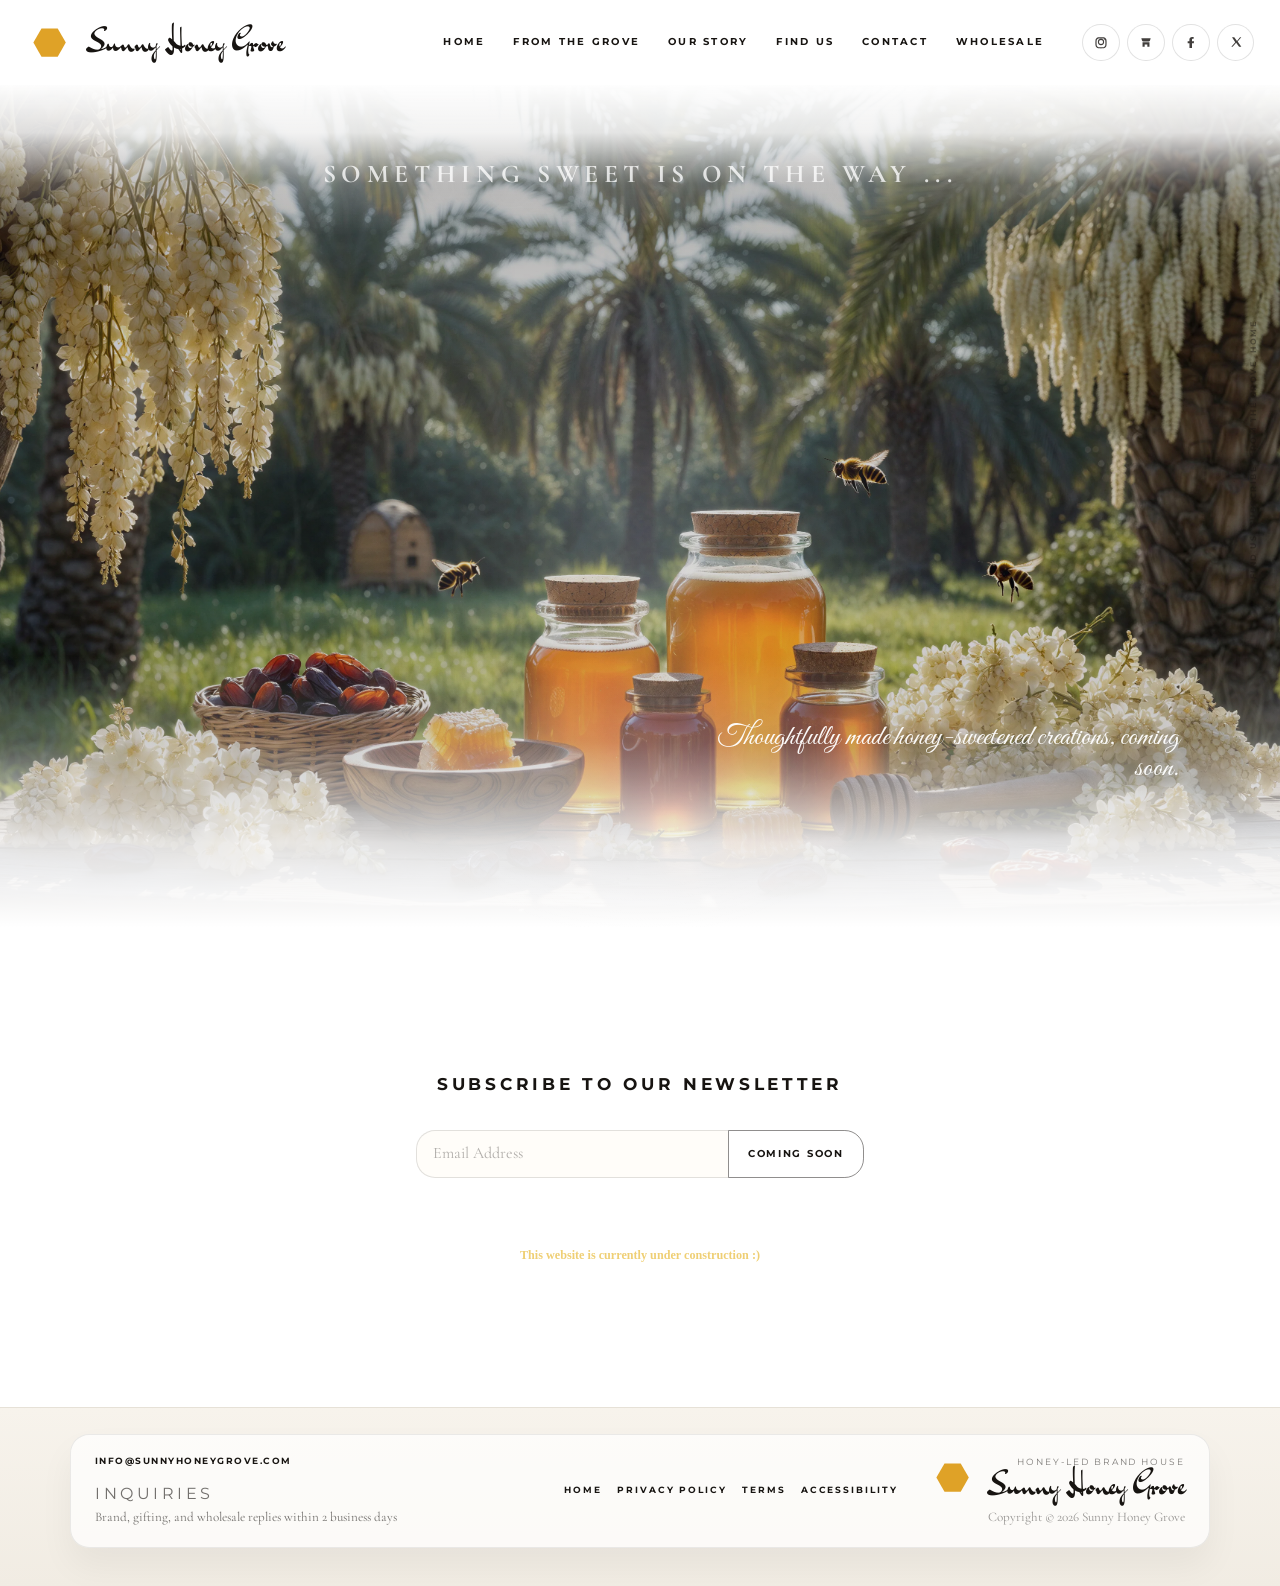
<file: index.html>
<!DOCTYPE html>
<html lang="en">
  <head>
    <meta charset="UTF-8" />
    <meta name="viewport" content="width=device-width, initial-scale=1.0" />
    <title>Sunny Honey Grove | Honey-Led Goods and Gifting</title>
    <meta
      name="description"
      content="Sunny Honey Grove is a honey-led brand house for shave ice, candied dates, pantry gifts, and polished wholesale partnerships."
    />
    <meta name="theme-color" content="#f4f1ec" />
    <meta property="og:title" content="Sunny Honey Grove" />
    <meta
      property="og:description"
      content="Honey-led goods, gifting, and hospitality-ready products from Sunny Honey Grove."
    />
    <meta
      property="og:image"
      content="https://sunnyhoneygrove.com/upscale.webp"
    />
    <link rel="icon" href="favicon.svg" type="image/svg+xml" />
    <link rel="preconnect" href="https://fonts.googleapis.com" />
    <link rel="preconnect" href="https://fonts.gstatic.com" crossorigin />
    <link
      href="https://fonts.googleapis.com/css2?family=Cormorant+Garamond:wght@400;500;600;700&family=Dr+Sugiyama&family=Great+Vibes&family=Montserrat:wght@400;500;600;700;800&display=swap"
      rel="stylesheet"
    />
    <link rel="stylesheet" href="landing.css" />
    <script src="landing.js" defer></script>
  </head>
  <body class="landing-page">
    <header class="site-header" id="top">
      <div class="header-shell">
        <a class="site-logo" href="#top" aria-label="Sunny Honey Grove home">
          <span class="logo-mark" aria-hidden="true">
            <svg viewBox="0 0 64 64" role="presentation">
              <path
                d="M54 32 43 51.05H21L10 32 21 12.95H43L54 32Z"
                fill="#dfa227"
              />
            </svg>
          </span>
          <span class="logo-copy">
            <span class="logo-title">Sunny Honey Grove</span>
          </span>
        </a>

        <button
          class="menu-toggle"
          type="button"
          aria-expanded="false"
          aria-controls="site-nav"
        >
          <span class="sr-only">Toggle navigation</span>
          <span class="menu-toggle-line" aria-hidden="true"></span>
        </button>

        <nav class="site-nav" id="site-nav" aria-label="Primary navigation">
          <ul class="site-nav-list">
            <li class="nav-item"><a href="#top">Home</a></li>
            <li class="nav-item nav-item-has-submenu">
              <a href="#portfolio">From the Grove</a>
              <ul class="submenu">
                <li><a href="#portfolio">Sweet Snacks</a></li>
                <li><a href="#portfolio">Wellness</a></li>
                <li><a href="#portfolio">Frozen Treats</a></li>
              </ul>
            </li>
            <li class="nav-item nav-item-has-submenu">
              <a href="#about">Our Story</a>
              <ul class="submenu">
                <li><a href="#about">About Sunny Honey Grove</a></li>
                <li><a href="#quality">Quality and sourcing</a></li>
                <li><a href="#contact">Wholesale and gifting</a></li>
              </ul>
            </li>
            <li class="nav-item"><a href="#contact">Find Us</a></li>
            <li class="nav-item"><a href="#contact">Contact</a></li>
            <li class="nav-item"><a href="#contact">Wholesale</a></li>
          </ul>
        </nav>

        <div class="header-actions" aria-label="Social links">
          <a
            class="header-action header-action-icon"
            href="https://www.instagram.com/SunnyHoneyGrove/"
            target="_blank"
            rel="noreferrer"
            aria-label="Instagram"
          >
            <svg viewBox="0 0 24 24" aria-hidden="true">
              <path
                d="M12 7.3A4.7 4.7 0 1 0 12 16.7A4.7 4.7 0 1 0 12 7.3Zm0 7.8A3.1 3.1 0 1 1 12 8.9A3.1 3.1 0 0 1 12 15.1Zm6-7.9a1.1 1.1 0 1 0 0 2.2a1.1 1.1 0 1 0 0-2.2Zm-6 12.6c-2 0-2.2 0-3-.1c-.8 0-1.2-.2-1.5-.3c-.4-.2-.7-.4-1-.7c-.3-.3-.5-.6-.7-1c-.1-.3-.3-.7-.3-1.5c0-.8-.1-1-.1-3s0-2.2.1-3c0-.8.2-1.2.3-1.5c.2-.4.4-.7.7-1c.3-.3.6-.5 1-.7c.3-.1.7-.3 1.5-.3c.8 0 1-.1 3-.1s2.2 0 3 .1c.8 0 1.2.2 1.5.3c.4.2.7.4 1 .7c.3.3.5.6.7 1c.1.3.3.7.3 1.5c0 .8.1 1 .1 3s0 2.2-.1 3c0 .8-.2 1.2-.3 1.5c-.2.4-.4.7-.7 1c-.3.3-.6.5-1 .7c-.3.1-.7.3-1.5.3c-.8 0-1 .1-3 .1Zm0-15c-2 0-2.3 0-3.1.1c-.9 0-1.6.2-2.1.4c-.6.2-1.1.6-1.6 1.1s-.8 1-1.1 1.6c-.2.5-.4 1.2-.4 2.1c0 .8-.1 1.1-.1 3.1s0 2.3.1 3.1c0 .9.2 1.6.4 2.1c.2.6.6 1.1 1.1 1.6s1 1 1.6 1.1c.5.2 1.2.4 2.1.4c.8 0 1.1.1 3.1.1s2.3 0 3.1-.1c.9 0 1.6-.2 2.1-.4c.6-.2 1.1-.6 1.6-1.1s1-1 1.1-1.6c.2-.5.4-1.2.4-2.1c0-.8.1-1.1.1-3.1s0-2.3-.1-3.1c0-.9-.2-1.6-.4-2.1c-.2-.6-.6-1.1-1.1-1.6s-1-1-1.6-1.1c-.5-.2-1.2-.4-2.1-.4c-.8 0-1.1-.1-3.1-.1Z"
                fill="currentColor"
              />
            </svg>
          </a>
          <a
            class="header-action header-action-icon"
            href="https://business.google.com/"
            target="_blank"
            rel="noreferrer"
            aria-label="Google Business Profile"
          >
            <svg viewBox="0 0 24 24" aria-hidden="true">
              <path
                d="M5 6.5h14l-1 3.2a2.2 2.2 0 0 1-2.1 1.6H8.1A2.2 2.2 0 0 1 6 9.7L5 6.5Zm1.8 5.9h10.4V19H14v-3.3h-4V19H6.8v-6.6Z"
                fill="currentColor"
              />
            </svg>
          </a>
          <a
            class="header-action header-action-icon"
            href="https://www.facebook.com/"
            target="_blank"
            rel="noreferrer"
            aria-label="Facebook"
          >
            <svg viewBox="0 0 24 24" aria-hidden="true">
              <path
                d="M13.5 21v-7.2h2.7l.4-3.1h-3.1V8.8c0-.9.2-1.5 1.5-1.5H16V4.5c-.3 0-1.3-.1-2.4-.1-2.4 0-4 1.5-4 4v2.3H7v3.1h2.7V21h3.8Z"
                fill="currentColor"
              />
            </svg>
          </a>
          <a
            class="header-action header-action-icon"
            href="https://x.com/"
            target="_blank"
            rel="noreferrer"
            aria-label="X"
          >
            <svg viewBox="0 0 24 24" aria-hidden="true">
              <path
                d="M6 5h3.4l4.1 5.4L18 5h1.9l-5.4 6.2L20 19h-3.4l-4.4-5.8L6.9 19H5l5.9-6.8L6 5Z"
                fill="currentColor"
              />
            </svg>
          </a>
        </div>
      </div>
    </header>

    <nav class="page-rail" aria-label="Section navigation">
      <a href="#top">Home</a>
      <a href="#portfolio">From the Grove</a>
      <a href="#newsletter">Subscribe</a>
      <a href="#contact">Find Us</a>
    </nav>

    <main>
      <section class="hero">
        <p class="hero-kicker reveal">Something Sweet is on the Way ...</p>
        <div class="hero-inner">
          <h1 class="reveal">
            Thoughtfully made honey-sweetened creations, coming soon.
          </h1>
        </div>
      </section>

      <div id="portfolio" class="anchor-target"></div>
      <div id="about" class="anchor-target"></div>
      <div id="quality" class="anchor-target"></div>

      <section class="newsletter-section" id="newsletter">
        <div id="enterprise" class="anchor-target"></div>
        <div class="section-shell narrow">
          <h2 class="newsletter-title reveal">SUBSCRIBE TO OUR NEWSLETTER</h2>

          <form class="newsletter-form reveal" id="newsletter-form">
            <label class="sr-only" for="newsletter-email">Email Address</label>
            <input
              id="newsletter-email"
              name="email"
              type="email"
              autocomplete="email"
              placeholder="Email Address"
              required
            />
            <button type="submit">Coming Soon</button>
          </form>
          <p class="form-status" id="form-status" aria-live="polite"></p>

          <div class="social-links reveal">
            <p class="social-note">
              This website is currently under construction :)
            </p>
          </div>
        </div>
      </section>
    </main>

    <footer class="site-footer" id="contact">
      <div class="section-shell footer-shell">
        <div class="footer-contact">
          <a href="mailto:info@sunnyhoneygrove.com">
            info@sunnyhoneygrove.com
          </a>
          <div class="footer-hours">
            <span>Inquiries</span>
            <span>Brand, gifting, and wholesale replies within 2 business days</span>
          </div>
        </div>

        <nav class="footer-nav" aria-label="Footer">
          <a href="index.html">Home</a>
          <a href="privacy.html">Privacy Policy</a>
          <a href="terms.html">Terms</a>
          <a href="accessibility.html">Accessibility</a>
        </nav>

        <div class="footer-brand">
          <a class="site-logo footer-logo" href="#top" aria-label="Sunny Honey Grove home">
            <span class="logo-mark" aria-hidden="true">
              <svg viewBox="0 0 64 64" role="presentation">
                <path
                  d="M54 32 43 51.05H21L10 32 21 12.95H43L54 32Z"
                  fill="#dfa227"
                />
              </svg>
            </span>
            <span class="logo-copy">
              <span class="logo-overline">Honey-led brand house</span>
              <span class="logo-title">Sunny Honey Grove</span>
            </span>
          </a>
          <p>Copyright &copy; <span id="year"></span> Sunny Honey Grove</p>
        </div>
      </div>
    </footer>
  </body>
</html>
</file>
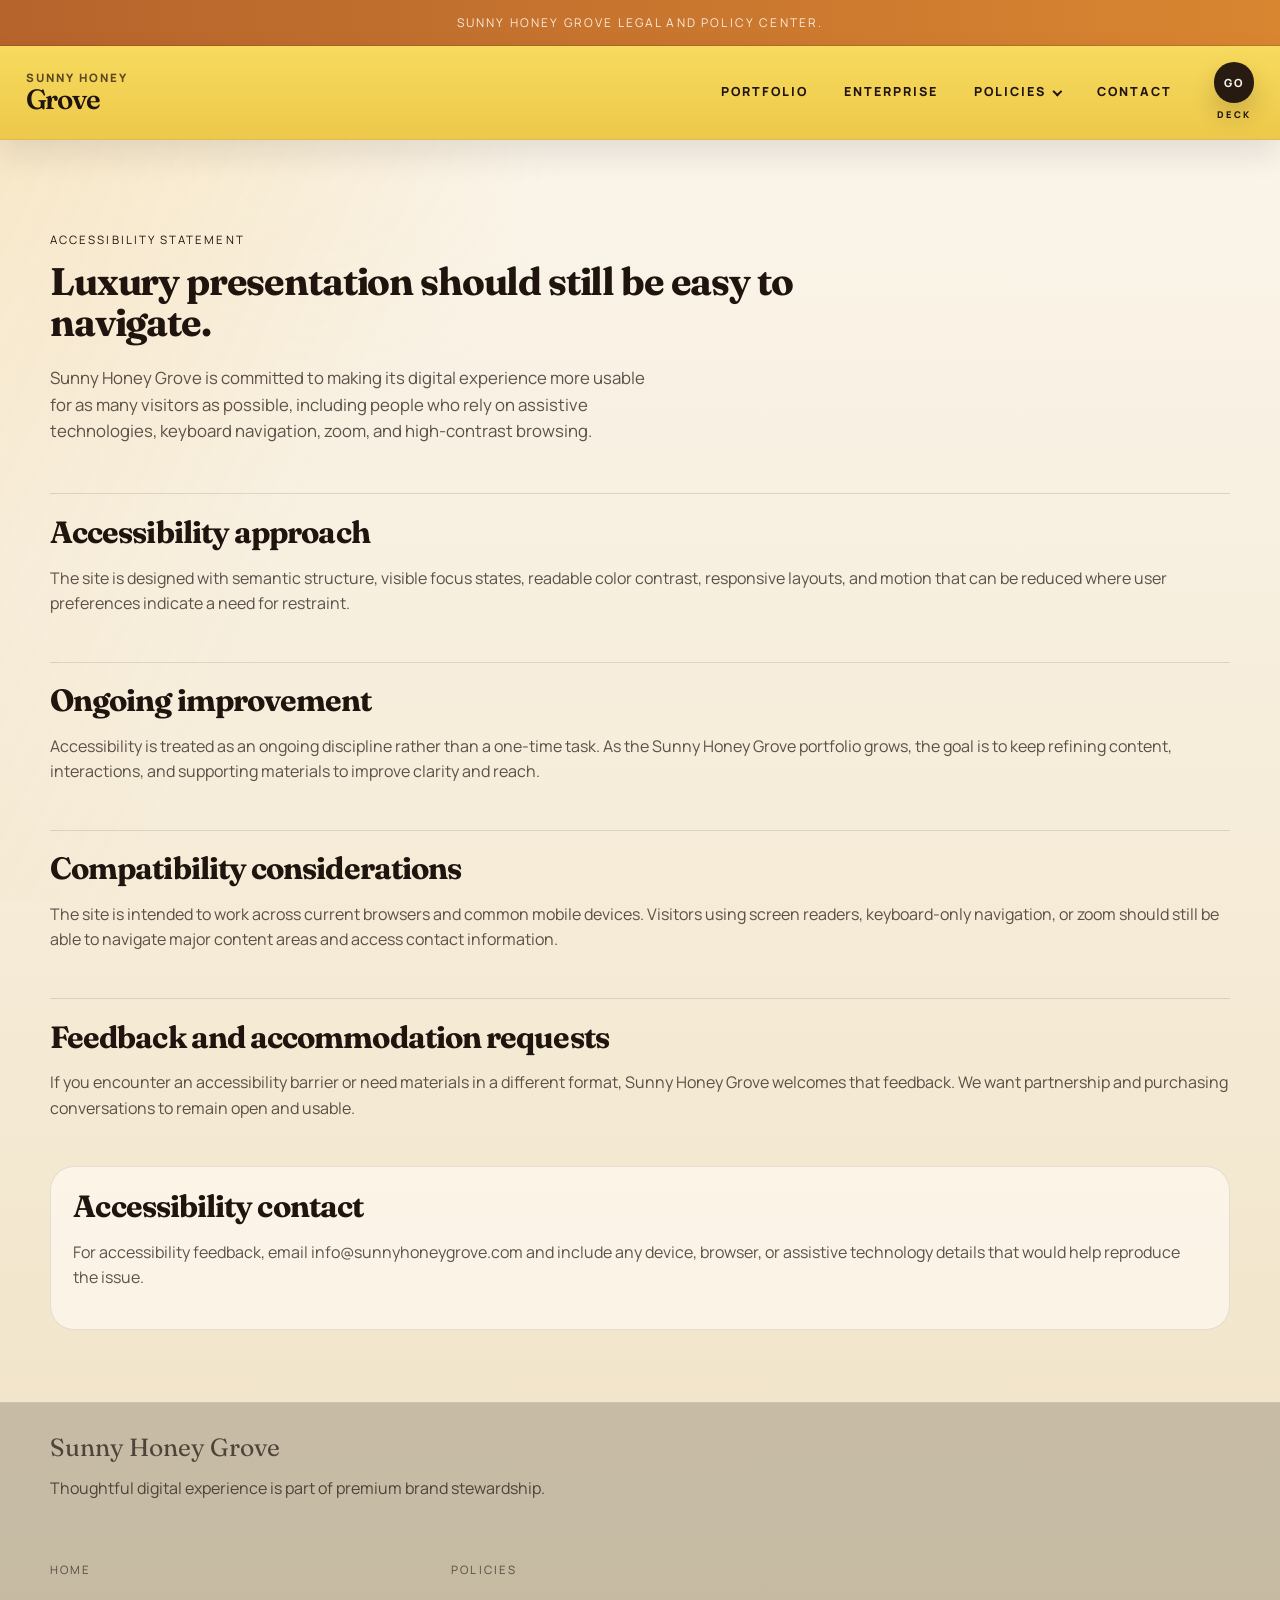
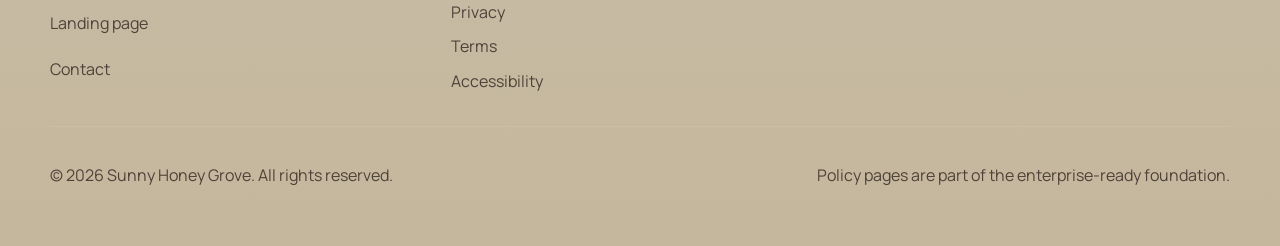
<file: accessibility.html>
<!DOCTYPE html>
<html lang="en">
  <head>
    <meta charset="UTF-8" />
    <meta name="viewport" content="width=device-width, initial-scale=1.0" />
    <title>Accessibility Statement | Sunny Honey Grove</title>
    <meta
      name="description"
      content="Read the accessibility statement for Sunny Honey Grove and our commitment to inclusive digital experiences."
    />
    <meta name="theme-color" content="#fbf6ed" />
    <link rel="icon" href="favicon.svg" type="image/svg+xml" />
    <link rel="preconnect" href="https://fonts.googleapis.com" />
    <link rel="preconnect" href="https://fonts.gstatic.com" crossorigin />
    <link
      href="https://fonts.googleapis.com/css2?family=Fraunces:opsz,wght@9..144,400;9..144,500;9..144,600;9..144,700&family=Manrope:wght@400;500;600;700;800&display=swap"
      rel="stylesheet"
    />
    <link rel="stylesheet" href="styles.css" />
    <script src="script.js" defer></script>
  </head>
  <body class="legal-page">
    <div class="topline">Sunny Honey Grove legal and policy center.</div>
    <header class="site-header">
      <div class="header-shell">
        <button
          class="menu-toggle"
          type="button"
          aria-expanded="false"
          aria-controls="site-nav"
        >
          <span class="sr-only">Toggle navigation</span>
          <span class="menu-toggle-lines" aria-hidden="true"></span>
        </button>

        <a class="brandmark" href="index.html" aria-label="Sunny Honey Grove home">
          <span class="brandmark-overline">Sunny Honey</span>
          <span class="brandmark-name">Grove</span>
        </a>

        <nav class="site-nav" id="site-nav" aria-label="Primary navigation">
          <ul class="site-nav-list">
            <li class="nav-item"><a href="index.html#portfolio">Portfolio</a></li>
            <li class="nav-item"><a href="index.html#enterprise">Enterprise</a></li>
            <li class="nav-item nav-item-has-submenu">
              <a href="accessibility.html">Policies</a>
              <ul class="submenu">
                <li><a href="accessibility.html">Accessibility</a></li>
                <li><a href="privacy.html">Privacy</a></li>
                <li><a href="terms.html">Terms</a></li>
              </ul>
            </li>
            <li class="nav-item"><a href="index.html#contact">Contact</a></li>
          </ul>
        </nav>

        <a
          class="nav-utility"
          href="index.html#contact"
          aria-label="Request the brand deck"
        >
          <span class="nav-utility-badge">GO</span>
          <span class="nav-utility-label">Deck</span>
        </a>
      </div>
    </header>

    <main class="legal-main">
      <div class="section-shell">
        <section class="legal-hero reveal" data-reveal="up">
          <p class="section-kicker">Accessibility statement</p>
          <h1>Luxury presentation should still be easy to navigate.</h1>
          <p class="legal-lead">
            Sunny Honey Grove is committed to making its digital experience more
            usable for as many visitors as possible, including people who rely on
            assistive technologies, keyboard navigation, zoom, and high-contrast
            browsing.
          </p>
        </section>

        <div class="legal-grid">
          <section class="legal-section reveal" data-reveal="up">
            <h2>Accessibility approach</h2>
            <p>
              The site is designed with semantic structure, visible focus states,
              readable color contrast, responsive layouts, and motion that can be
              reduced where user preferences indicate a need for restraint.
            </p>
          </section>

          <section class="legal-section reveal" data-reveal="up">
            <h2>Ongoing improvement</h2>
            <p>
              Accessibility is treated as an ongoing discipline rather than a
              one-time task. As the Sunny Honey Grove portfolio grows, the goal is
              to keep refining content, interactions, and supporting materials to
              improve clarity and reach.
            </p>
          </section>

          <section class="legal-section reveal" data-reveal="up">
            <h2>Compatibility considerations</h2>
            <p>
              The site is intended to work across current browsers and common
              mobile devices. Visitors using screen readers, keyboard-only
              navigation, or zoom should still be able to navigate major content
              areas and access contact information.
            </p>
          </section>

          <section class="legal-section reveal" data-reveal="up">
            <h2>Feedback and accommodation requests</h2>
            <p>
              If you encounter an accessibility barrier or need materials in a
              different format, Sunny Honey Grove welcomes that feedback. We want
              partnership and purchasing conversations to remain open and usable.
            </p>
          </section>

          <section class="legal-section legal-footer-callout reveal" data-reveal="up">
            <h2>Accessibility contact</h2>
            <p>
              For accessibility feedback, email
              <a href="mailto:info@sunnyhoneygrove.com"
                >info@sunnyhoneygrove.com</a
              >
              and include any device, browser, or assistive technology details
              that would help reproduce the issue.
            </p>
          </section>
        </div>
      </div>
    </main>

    <footer class="site-footer">
      <div class="section-shell footer-shell">
        <div class="footer-intro">
          <p class="footer-brand">Sunny Honey Grove</p>
          <p>Thoughtful digital experience is part of premium brand stewardship.</p>
        </div>

        <div class="footer-columns">
          <div class="footer-group">
            <p class="footer-label">Home</p>
            <a href="index.html">Landing page</a>
            <a href="index.html#contact">Contact</a>
          </div>
          <div class="footer-group">
            <p class="footer-label">Policies</p>
            <a href="privacy.html">Privacy</a>
            <a href="terms.html">Terms</a>
            <a href="accessibility.html">Accessibility</a>
          </div>
        </div>

        <div class="footer-bottom">
          <p>© <span id="year"></span> Sunny Honey Grove. All rights reserved.</p>
          <p>Policy pages are part of the enterprise-ready foundation.</p>
        </div>
      </div>
    </footer>
  </body>
</html>
</file>
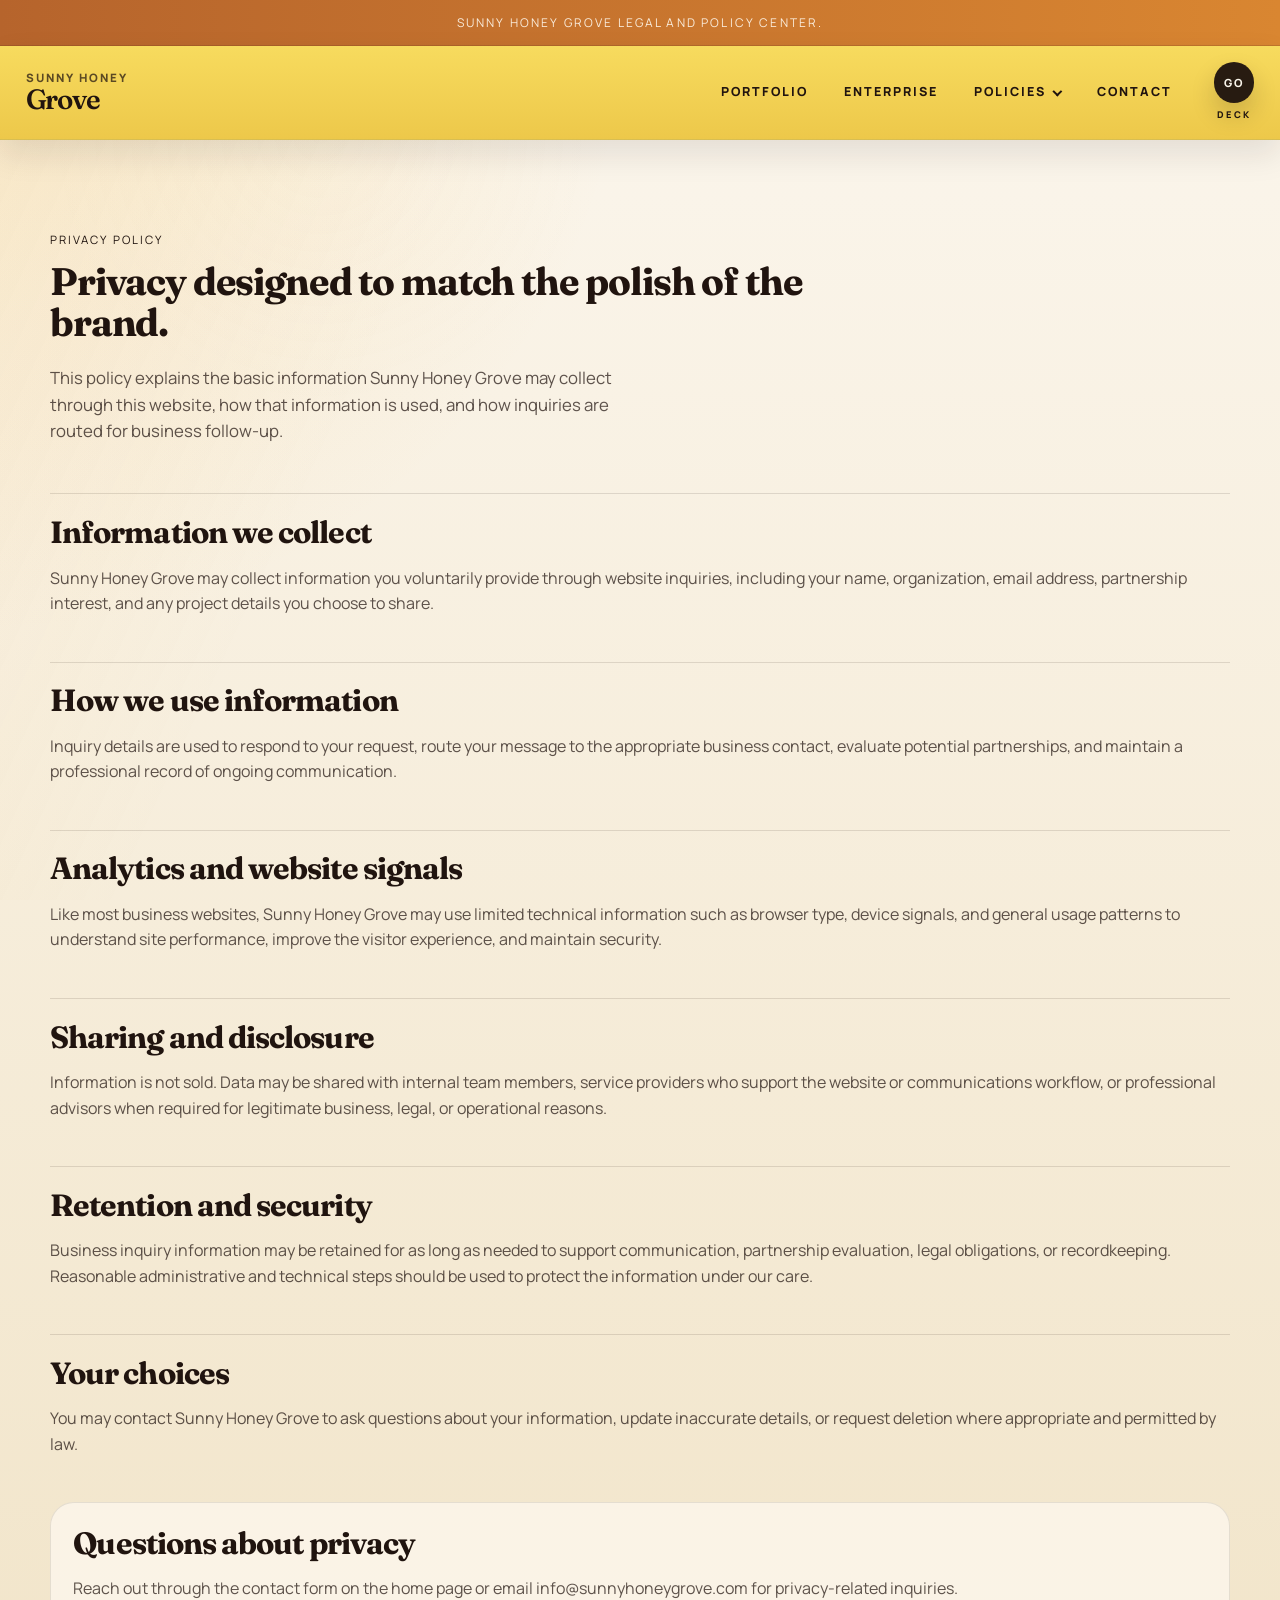
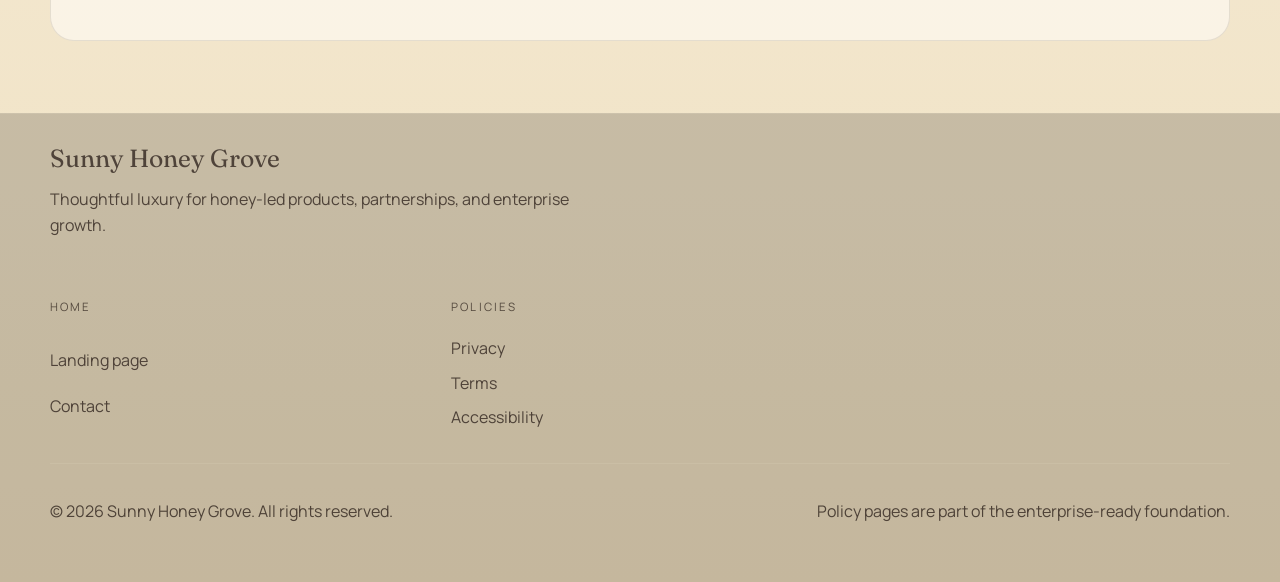
<file: privacy.html>
<!DOCTYPE html>
<html lang="en">
  <head>
    <meta charset="UTF-8" />
    <meta name="viewport" content="width=device-width, initial-scale=1.0" />
    <title>Privacy Policy | Sunny Honey Grove</title>
    <meta
      name="description"
      content="Review the privacy policy for Sunny Honey Grove and understand how website inquiries and visitor data are handled."
    />
    <meta name="theme-color" content="#fbf6ed" />
    <link rel="icon" href="favicon.svg" type="image/svg+xml" />
    <link rel="preconnect" href="https://fonts.googleapis.com" />
    <link rel="preconnect" href="https://fonts.gstatic.com" crossorigin />
    <link
      href="https://fonts.googleapis.com/css2?family=Fraunces:opsz,wght@9..144,400;9..144,500;9..144,600;9..144,700&family=Manrope:wght@400;500;600;700;800&display=swap"
      rel="stylesheet"
    />
    <link rel="stylesheet" href="styles.css" />
    <script src="script.js" defer></script>
  </head>
  <body class="legal-page">
    <div class="topline">Sunny Honey Grove legal and policy center.</div>
    <header class="site-header">
      <div class="header-shell">
        <button
          class="menu-toggle"
          type="button"
          aria-expanded="false"
          aria-controls="site-nav"
        >
          <span class="sr-only">Toggle navigation</span>
          <span class="menu-toggle-lines" aria-hidden="true"></span>
        </button>

        <a class="brandmark" href="index.html" aria-label="Sunny Honey Grove home">
          <span class="brandmark-overline">Sunny Honey</span>
          <span class="brandmark-name">Grove</span>
        </a>

        <nav class="site-nav" id="site-nav" aria-label="Primary navigation">
          <ul class="site-nav-list">
            <li class="nav-item"><a href="index.html#portfolio">Portfolio</a></li>
            <li class="nav-item"><a href="index.html#enterprise">Enterprise</a></li>
            <li class="nav-item nav-item-has-submenu">
              <a href="privacy.html">Policies</a>
              <ul class="submenu">
                <li><a href="accessibility.html">Accessibility</a></li>
                <li><a href="privacy.html">Privacy</a></li>
                <li><a href="terms.html">Terms</a></li>
              </ul>
            </li>
            <li class="nav-item"><a href="index.html#contact">Contact</a></li>
          </ul>
        </nav>

        <a
          class="nav-utility"
          href="index.html#contact"
          aria-label="Request the brand deck"
        >
          <span class="nav-utility-badge">GO</span>
          <span class="nav-utility-label">Deck</span>
        </a>
      </div>
    </header>

    <main class="legal-main">
      <div class="section-shell">
        <section class="legal-hero reveal" data-reveal="up">
          <p class="section-kicker">Privacy policy</p>
          <h1>Privacy designed to match the polish of the brand.</h1>
          <p class="legal-lead">
            This policy explains the basic information Sunny Honey Grove may
            collect through this website, how that information is used, and how
            inquiries are routed for business follow-up.
          </p>
        </section>

        <div class="legal-grid">
          <section class="legal-section reveal" data-reveal="up">
            <h2>Information we collect</h2>
            <p>
              Sunny Honey Grove may collect information you voluntarily provide
              through website inquiries, including your name, organization, email
              address, partnership interest, and any project details you choose
              to share.
            </p>
          </section>

          <section class="legal-section reveal" data-reveal="up">
            <h2>How we use information</h2>
            <p>
              Inquiry details are used to respond to your request, route your
              message to the appropriate business contact, evaluate potential
              partnerships, and maintain a professional record of ongoing
              communication.
            </p>
          </section>

          <section class="legal-section reveal" data-reveal="up">
            <h2>Analytics and website signals</h2>
            <p>
              Like most business websites, Sunny Honey Grove may use limited
              technical information such as browser type, device signals, and
              general usage patterns to understand site performance, improve the
              visitor experience, and maintain security.
            </p>
          </section>

          <section class="legal-section reveal" data-reveal="up">
            <h2>Sharing and disclosure</h2>
            <p>
              Information is not sold. Data may be shared with internal team
              members, service providers who support the website or
              communications workflow, or professional advisors when required for
              legitimate business, legal, or operational reasons.
            </p>
          </section>

          <section class="legal-section reveal" data-reveal="up">
            <h2>Retention and security</h2>
            <p>
              Business inquiry information may be retained for as long as needed
              to support communication, partnership evaluation, legal
              obligations, or recordkeeping. Reasonable administrative and
              technical steps should be used to protect the information under our
              care.
            </p>
          </section>

          <section class="legal-section reveal" data-reveal="up">
            <h2>Your choices</h2>
            <p>
              You may contact Sunny Honey Grove to ask questions about your
              information, update inaccurate details, or request deletion where
              appropriate and permitted by law.
            </p>
          </section>

          <section class="legal-section legal-footer-callout reveal" data-reveal="up">
            <h2>Questions about privacy</h2>
            <p>
              Reach out through the contact form on the home page or email
              <a href="mailto:info@sunnyhoneygrove.com"
                >info@sunnyhoneygrove.com</a
              >
              for privacy-related inquiries.
            </p>
          </section>
        </div>
      </div>
    </main>

    <footer class="site-footer">
      <div class="section-shell footer-shell">
        <div class="footer-intro">
          <p class="footer-brand">Sunny Honey Grove</p>
          <p>
            Thoughtful luxury for honey-led products, partnerships, and
            enterprise growth.
          </p>
        </div>

        <div class="footer-columns">
          <div class="footer-group">
            <p class="footer-label">Home</p>
            <a href="index.html">Landing page</a>
            <a href="index.html#contact">Contact</a>
          </div>
          <div class="footer-group">
            <p class="footer-label">Policies</p>
            <a href="privacy.html">Privacy</a>
            <a href="terms.html">Terms</a>
            <a href="accessibility.html">Accessibility</a>
          </div>
        </div>

        <div class="footer-bottom">
          <p>© <span id="year"></span> Sunny Honey Grove. All rights reserved.</p>
          <p>Policy pages are part of the enterprise-ready foundation.</p>
        </div>
      </div>
    </footer>
  </body>
</html>
</file>
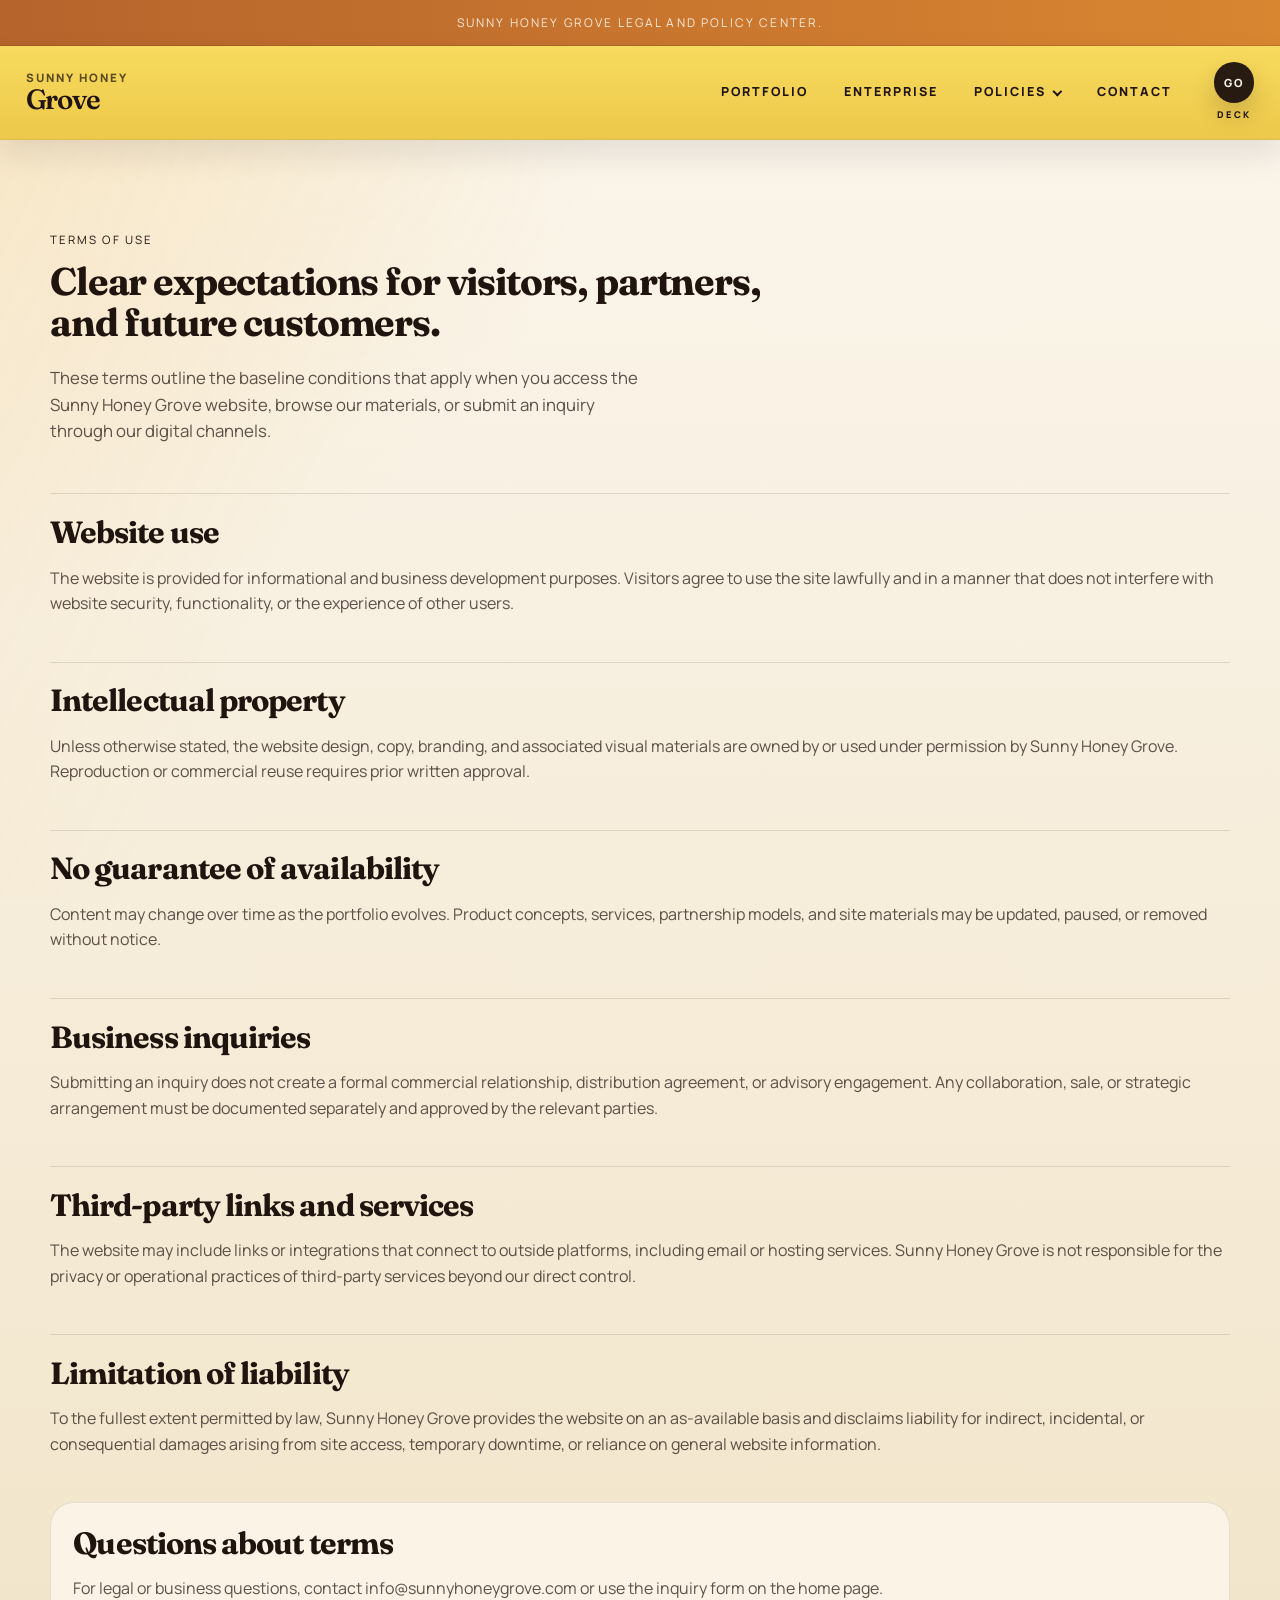
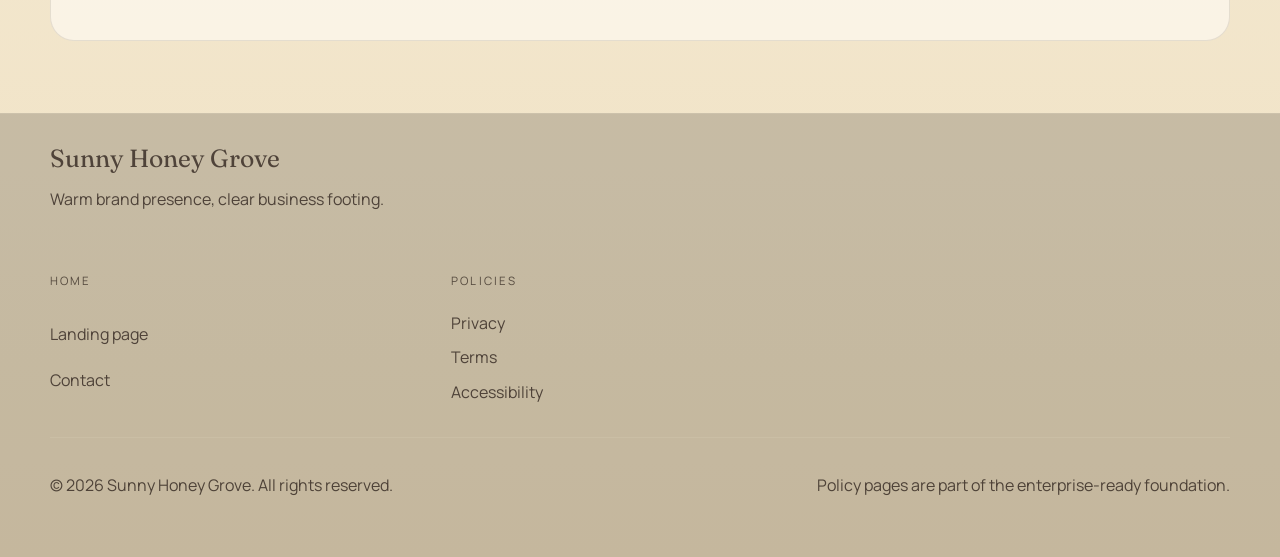
<file: terms.html>
<!DOCTYPE html>
<html lang="en">
  <head>
    <meta charset="UTF-8" />
    <meta name="viewport" content="width=device-width, initial-scale=1.0" />
    <title>Terms of Use | Sunny Honey Grove</title>
    <meta
      name="description"
      content="Review the terms of use for Sunny Honey Grove and the conditions that govern website access and business inquiries."
    />
    <meta name="theme-color" content="#fbf6ed" />
    <link rel="icon" href="favicon.svg" type="image/svg+xml" />
    <link rel="preconnect" href="https://fonts.googleapis.com" />
    <link rel="preconnect" href="https://fonts.gstatic.com" crossorigin />
    <link
      href="https://fonts.googleapis.com/css2?family=Fraunces:opsz,wght@9..144,400;9..144,500;9..144,600;9..144,700&family=Manrope:wght@400;500;600;700;800&display=swap"
      rel="stylesheet"
    />
    <link rel="stylesheet" href="styles.css" />
    <script src="script.js" defer></script>
  </head>
  <body class="legal-page">
    <div class="topline">Sunny Honey Grove legal and policy center.</div>
    <header class="site-header">
      <div class="header-shell">
        <button
          class="menu-toggle"
          type="button"
          aria-expanded="false"
          aria-controls="site-nav"
        >
          <span class="sr-only">Toggle navigation</span>
          <span class="menu-toggle-lines" aria-hidden="true"></span>
        </button>

        <a class="brandmark" href="index.html" aria-label="Sunny Honey Grove home">
          <span class="brandmark-overline">Sunny Honey</span>
          <span class="brandmark-name">Grove</span>
        </a>

        <nav class="site-nav" id="site-nav" aria-label="Primary navigation">
          <ul class="site-nav-list">
            <li class="nav-item"><a href="index.html#portfolio">Portfolio</a></li>
            <li class="nav-item"><a href="index.html#enterprise">Enterprise</a></li>
            <li class="nav-item nav-item-has-submenu">
              <a href="terms.html">Policies</a>
              <ul class="submenu">
                <li><a href="accessibility.html">Accessibility</a></li>
                <li><a href="privacy.html">Privacy</a></li>
                <li><a href="terms.html">Terms</a></li>
              </ul>
            </li>
            <li class="nav-item"><a href="index.html#contact">Contact</a></li>
          </ul>
        </nav>

        <a
          class="nav-utility"
          href="index.html#contact"
          aria-label="Request the brand deck"
        >
          <span class="nav-utility-badge">GO</span>
          <span class="nav-utility-label">Deck</span>
        </a>
      </div>
    </header>

    <main class="legal-main">
      <div class="section-shell">
        <section class="legal-hero reveal" data-reveal="up">
          <p class="section-kicker">Terms of use</p>
          <h1>Clear expectations for visitors, partners, and future customers.</h1>
          <p class="legal-lead">
            These terms outline the baseline conditions that apply when you
            access the Sunny Honey Grove website, browse our materials, or submit
            an inquiry through our digital channels.
          </p>
        </section>

        <div class="legal-grid">
          <section class="legal-section reveal" data-reveal="up">
            <h2>Website use</h2>
            <p>
              The website is provided for informational and business development
              purposes. Visitors agree to use the site lawfully and in a manner
              that does not interfere with website security, functionality, or
              the experience of other users.
            </p>
          </section>

          <section class="legal-section reveal" data-reveal="up">
            <h2>Intellectual property</h2>
            <p>
              Unless otherwise stated, the website design, copy, branding, and
              associated visual materials are owned by or used under permission
              by Sunny Honey Grove. Reproduction or commercial reuse requires
              prior written approval.
            </p>
          </section>

          <section class="legal-section reveal" data-reveal="up">
            <h2>No guarantee of availability</h2>
            <p>
              Content may change over time as the portfolio evolves. Product
              concepts, services, partnership models, and site materials may be
              updated, paused, or removed without notice.
            </p>
          </section>

          <section class="legal-section reveal" data-reveal="up">
            <h2>Business inquiries</h2>
            <p>
              Submitting an inquiry does not create a formal commercial
              relationship, distribution agreement, or advisory engagement. Any
              collaboration, sale, or strategic arrangement must be documented
              separately and approved by the relevant parties.
            </p>
          </section>

          <section class="legal-section reveal" data-reveal="up">
            <h2>Third-party links and services</h2>
            <p>
              The website may include links or integrations that connect to
              outside platforms, including email or hosting services. Sunny Honey
              Grove is not responsible for the privacy or operational practices
              of third-party services beyond our direct control.
            </p>
          </section>

          <section class="legal-section reveal" data-reveal="up">
            <h2>Limitation of liability</h2>
            <p>
              To the fullest extent permitted by law, Sunny Honey Grove provides
              the website on an as-available basis and disclaims liability for
              indirect, incidental, or consequential damages arising from site
              access, temporary downtime, or reliance on general website
              information.
            </p>
          </section>

          <section class="legal-section legal-footer-callout reveal" data-reveal="up">
            <h2>Questions about terms</h2>
            <p>
              For legal or business questions, contact
              <a href="mailto:info@sunnyhoneygrove.com"
                >info@sunnyhoneygrove.com</a
              >
              or use the inquiry form on the home page.
            </p>
          </section>
        </div>
      </div>
    </main>

    <footer class="site-footer">
      <div class="section-shell footer-shell">
        <div class="footer-intro">
          <p class="footer-brand">Sunny Honey Grove</p>
          <p>Warm brand presence, clear business footing.</p>
        </div>

        <div class="footer-columns">
          <div class="footer-group">
            <p class="footer-label">Home</p>
            <a href="index.html">Landing page</a>
            <a href="index.html#contact">Contact</a>
          </div>
          <div class="footer-group">
            <p class="footer-label">Policies</p>
            <a href="privacy.html">Privacy</a>
            <a href="terms.html">Terms</a>
            <a href="accessibility.html">Accessibility</a>
          </div>
        </div>

        <div class="footer-bottom">
          <p>© <span id="year"></span> Sunny Honey Grove. All rights reserved.</p>
          <p>Policy pages are part of the enterprise-ready foundation.</p>
        </div>
      </div>
    </footer>
  </body>
</html>
</file>
<file: landing.css>
:root {
  --ink: #171411;
  --ink-soft: rgba(23, 20, 17, 0.72);
  --line: rgba(23, 20, 17, 0.1);
  --paper: #ffffff;
  --paper-alt: #f4f1ec;
  --accent: #d58b32;
  --accent-soft: #f3bf61;
  --olive: #7a8760;
  --box-radius: 1.2rem;
  --max-width: min(1140px, calc(100vw - 2rem));
  --narrow-width: min(760px, calc(100vw - 3rem));
}

*,
*::before,
*::after {
  box-sizing: border-box;
}

html {
  scroll-behavior: smooth;
}

body {
  margin: 0;
  min-width: 320px;
  color: var(--ink);
  background: var(--paper);
  font-family: "Cormorant Garamond", serif;
  line-height: 1.6;
}

img,
svg {
  display: block;
  max-width: 100%;
}

a {
  color: inherit;
  text-decoration: none;
}

button,
input {
  font: inherit;
}

.sr-only {
  position: absolute;
  width: 1px;
  height: 1px;
  padding: 0;
  margin: -1px;
  overflow: hidden;
  clip: rect(0, 0, 0, 0);
  white-space: nowrap;
  border: 0;
}

.site-header {
  position: sticky;
  top: 0;
  z-index: 30;
  border-bottom: 0;
  background: #ffffff;
  backdrop-filter: none;
  box-shadow: none;
}

.header-shell,
.section-shell,
.footer-shell {
  width: var(--max-width);
  margin: 0 auto;
}

.header-shell {
  display: grid;
  grid-template-columns: auto 1fr auto;
  align-items: center;
  gap: 1.2rem;
  width: 100%;
  max-width: none;
  min-height: 5.3rem;
  padding-inline: clamp(1rem, 2vw, 2rem);
}

.site-logo {
  display: inline-flex;
  align-items: center;
  gap: 0.85rem;
  min-width: 0;
}

.logo-mark {
  width: 2.95rem;
  flex: 0 0 auto;
}

.logo-copy {
  display: grid;
  gap: 0.08rem;
  min-width: 0;
}

.logo-overline,
.site-nav a,
.header-action,
.hero-kicker,
.section-kicker,
.newsletter-title,
.social-links a,
.footer-nav a,
.footer-hours span:first-child,
.hero-button,
.menu-toggle {
  font-family: "Montserrat", sans-serif;
  text-transform: uppercase;
  letter-spacing: 0.22em;
}

.logo-overline {
  font-size: 0.55rem;
  color: rgba(23, 20, 17, 0.55);
}

.logo-title {
  font-family: "Dr Sugiyama", cursive;
  font-size: 1.92rem;
  font-weight: 400;
  font-style: normal;
  letter-spacing: 0;
  line-height: 1;
  text-transform: none;
}

.site-nav {
  justify-self: center;
}

.site-nav-list,
.submenu,
.brand-strip {
  list-style: none;
  margin: 0;
  padding: 0;
}

.site-nav-list {
  display: flex;
  align-items: center;
  gap: 0.15rem;
}

.nav-item {
  position: relative;
}

.site-nav a {
  display: inline-flex;
  align-items: center;
  justify-content: center;
  padding: 0.75rem 0.8rem;
  border-radius: var(--box-radius);
  font-size: 0.64rem;
  font-weight: 700;
  transition: opacity 180ms ease;
}

.site-nav a:hover,
.site-nav a:focus-visible,
.header-action:hover,
.header-action:focus-visible,
.footer-nav a:hover,
.footer-nav a:focus-visible,
.social-links a:hover,
.social-links a:focus-visible {
  opacity: 0.66;
}

.submenu {
  position: absolute;
  top: calc(100% + 0.55rem);
  left: 50%;
  min-width: 13.5rem;
  padding: 0.45rem 0;
  border: 1px solid rgba(23, 20, 17, 0.08);
  border-radius: var(--box-radius);
  background: rgba(255, 255, 255, 0.98);
  box-shadow: 0 18px 36px rgba(14, 12, 10, 0.08);
  opacity: 0;
  visibility: hidden;
  pointer-events: none;
  transform: translate(-50%, 0.6rem);
  transition:
    opacity 180ms ease,
    transform 180ms ease,
    visibility 180ms ease;
}

.submenu a {
  display: block;
  padding: 0.7rem 1rem;
  font-size: 0.54rem;
  text-align: left;
}

.nav-item-has-submenu:hover .submenu,
.nav-item-has-submenu:focus-within .submenu {
  opacity: 1;
  visibility: visible;
  pointer-events: auto;
  transform: translate(-50%, 0);
}

.header-actions {
  display: flex;
  align-items: center;
  gap: 0.45rem;
}

.header-action {
  padding: 0.75rem 0.65rem;
  font-size: 0.56rem;
  font-weight: 700;
}

.header-action-icon {
  display: inline-flex;
  align-items: center;
  justify-content: center;
  width: 2.35rem;
  height: 2.35rem;
  padding: 0;
  border: 1px solid rgba(23, 20, 17, 0.12);
  border-radius: 999px;
  color: rgba(23, 20, 17, 0.82);
  background: rgba(255, 255, 255, 0.75);
  transition:
    opacity 180ms ease,
    transform 180ms ease,
    border-color 180ms ease;
}

.header-action-icon:hover,
.header-action-icon:focus-visible {
  transform: translateY(-1px);
  border-color: rgba(23, 20, 17, 0.28);
}

.header-action-icon svg {
  width: 1rem;
  height: 1rem;
}

.menu-toggle {
  display: none;
  align-items: center;
  justify-content: center;
  width: 2.8rem;
  height: 2.8rem;
  padding: 0;
  border: 1px solid rgba(23, 20, 17, 0.08);
  border-radius: var(--box-radius);
  background: transparent;
  color: var(--ink);
}

.menu-toggle-line,
.menu-toggle-line::before,
.menu-toggle-line::after {
  display: block;
  width: 1rem;
  height: 1px;
  background: currentColor;
  transition:
    transform 180ms ease,
    opacity 180ms ease,
    top 180ms ease;
}

.menu-toggle-line {
  position: relative;
}

.menu-toggle-line::before,
.menu-toggle-line::after {
  content: "";
  position: absolute;
  left: 0;
}

.menu-toggle-line::before {
  top: -0.32rem;
}

.menu-toggle-line::after {
  top: 0.32rem;
}

.menu-toggle.is-open .menu-toggle-line {
  background: transparent;
}

.menu-toggle.is-open .menu-toggle-line::before {
  top: 0;
  transform: rotate(45deg);
}

.menu-toggle.is-open .menu-toggle-line::after {
  top: 0;
  transform: rotate(-45deg);
}

.page-rail {
  position: fixed;
  top: 50%;
  right: 1.25rem;
  z-index: 10;
  display: grid;
  gap: 0.5rem;
  transform: translateY(-50%);
}

.page-rail a {
  writing-mode: vertical-rl;
  transform: rotate(180deg);
  font-family: "Montserrat", sans-serif;
  font-size: 0.52rem;
  font-weight: 700;
  letter-spacing: 0.18em;
  text-transform: uppercase;
  color: rgba(23, 20, 17, 0.42);
}

.hero {
  position: relative;
  overflow: clip;
  display: grid;
  place-items: center;
  margin-top: -3px;
  box-shadow: inset 0 3px 0 #ffffff;
  min-height: min(45.68rem, calc((100svh - 5.3rem) * 0.826));
  padding: 5.79rem 1rem 4.96rem;
  background: #ddd5c8;
}

.hero::before,
.hero::after {
  content: "";
  position: absolute;
  inset: 0;
  background-position: center;
  background-size: cover;
  background-repeat: no-repeat;
}

.hero::before {
  background-image:
    linear-gradient(
      180deg,
      rgba(19, 16, 13, 0.42) 0%,
      rgba(19, 16, 13, 0.22) 30%,
      rgba(19, 16, 13, 0.18) 65%,
      rgba(19, 16, 13, 0.36) 100%
    ),
    url("upscale.webp");
  background-position: center 34%;
  transform: scale(1.02);
}

.hero::after {
  background:
    radial-gradient(circle at center 62%, rgba(255, 255, 255, 0.2), transparent 40%),
    linear-gradient(
      180deg,
      rgba(255, 255, 255, 1) 0%,
      rgba(255, 255, 255, 0.86) 6%,
      rgba(255, 255, 255, 0.24) 12%,
      rgba(255, 255, 255, 0) 18%
    ),
    linear-gradient(
      180deg,
      rgba(255, 255, 255, 0) 68%,
      rgba(255, 255, 255, 0.24) 78%,
      rgba(255, 255, 255, 0.86) 90%,
      rgba(255, 255, 255, 1) 100%
    );
}

.hero-inner {
  position: relative;
  z-index: 1;
  width: calc(100vw - 3rem);
  min-height: inherit;
  text-align: center;
}

.hero-kicker,
.section-kicker {
  margin: 0;
  font-size: 0.6rem;
  font-weight: 700;
}

.section-kicker {
  color: rgba(23, 20, 17, 0.6);
}

.hero-kicker {
  font-family: "Cormorant Garamond", serif;
  position: absolute;
  top: 0;
  left: 0;
  right: 0;
  z-index: 1;
  padding-top: clamp(2.5rem, 6vw, 4.5rem);
  padding-inline: 1.5rem;
  text-align: center;
  font-size: 1.6rem;
  color: rgba(255, 255, 255, 0.78);
  text-shadow: 0 10px 30px rgba(17, 14, 11, 0.38);
}

.section-title {
  margin: 0;
  font-family: "Montserrat", sans-serif;
  text-transform: uppercase;
  font-weight: 700;
}

.hero h1 {
  position: absolute;
  right: clamp(2rem, 6vw, 6rem);
  bottom: clamp(2.5rem, 5vw, 4.5rem);
  width: min(31rem, 42vw);
  margin: 0;
  font-family: "Great Vibes", cursive;
  font-size: clamp(1.15rem, 2.25vw, 2rem);
  font-weight: 400;
  line-height: 1.05;
  letter-spacing: 0;
  text-align: right;
  text-transform: none;
  color: rgba(255, 255, 255, 0.96);
  text-shadow: 0 18px 50px rgba(19, 15, 11, 0.44);
}

.hero-button {
  display: inline-flex;
  align-items: center;
  justify-content: center;
  min-width: 8.5rem;
  min-height: 3.1rem;
  margin-top: 1.75rem;
  padding: 0.8rem 1.4rem;
  border: 1px solid rgba(23, 20, 17, 0.14);
  background: rgba(255, 255, 255, 0.9);
  font-size: 0.58rem;
  font-weight: 700;
  transition:
    transform 180ms ease,
    box-shadow 180ms ease;
}

.hero-button:hover,
.hero-button:focus-visible {
  transform: translateY(-2px);
  box-shadow: 0 14px 30px rgba(24, 18, 14, 0.12);
}

.intro-section,
.newsletter-section {
  padding: clamp(5rem, 12vw, 9rem) 0;
}

.intro-section {
  background: var(--paper);
}

.newsletter-section {
  background: var(--paper);
}

.narrow {
  width: var(--narrow-width);
  margin: 0 auto;
  text-align: center;
}

.section-title {
  margin-top: 1.2rem;
  font-size: clamp(1.1rem, 2vw, 1.45rem);
  line-height: 1.7;
  letter-spacing: 0.24em;
}

.section-copy {
  margin: 1.35rem auto 0;
  max-width: 38rem;
  font-size: clamp(1.1rem, 1.7vw, 1.28rem);
  line-height: 1.85;
  color: var(--ink-soft);
}

.brand-strip {
  display: flex;
  flex-wrap: wrap;
  justify-content: center;
  gap: 0.9rem;
  margin-top: 2rem;
}

.brand-strip li {
  padding: 0.55rem 1rem;
  border: 1px solid rgba(23, 20, 17, 0.1);
  border-radius: 999px;
  font-family: "Montserrat", sans-serif;
  font-size: 0.56rem;
  font-weight: 700;
  letter-spacing: 0.18em;
  text-transform: uppercase;
  color: rgba(23, 20, 17, 0.72);
}

.newsletter-title {
  margin: 0;
  font-size: clamp(0.78rem, 1.5vw, 1.05rem);
  font-weight: 700;
  text-align: center;
}

.newsletter-form {
  display: flex;
  align-items: stretch;
  justify-content: center;
  gap: 0;
  width: min(28rem, 100%);
  margin: 2rem auto 0;
}

.newsletter-form input {
  flex: 1 1 auto;
  min-width: 0;
  padding: 0 1rem;
  border: 1px solid rgba(23, 20, 17, 0.12);
  border-right: 0;
  border-radius: var(--box-radius) 0 0 var(--box-radius);
  background: #fffdf9;
  font-size: 1rem;
  color: var(--ink);
}

.newsletter-form input::placeholder {
  color: rgba(23, 20, 17, 0.34);
}

.newsletter-form button {
  flex: 0 0 auto;
  min-width: 6rem;
  padding: 0 1.2rem;
  border: 1px solid rgba(23, 20, 17, 0.48);
  border-radius: 0 var(--box-radius) var(--box-radius) 0;
  background: transparent;
  font-family: "Montserrat", sans-serif;
  font-size: 0.6rem;
  font-weight: 700;
  letter-spacing: 0.18em;
  text-transform: uppercase;
  color: var(--ink);
  transition: background-color 180ms ease, color 180ms ease;
}

.newsletter-form button:hover,
.newsletter-form button:focus-visible {
  background: var(--ink);
  color: #fff;
}

.newsletter-form input,
.newsletter-form button {
  min-height: 3rem;
}

.form-status {
  min-height: 1.5rem;
  margin: 0.8rem 0 0;
  text-align: center;
  font-family: "Montserrat", sans-serif;
  font-size: 0.64rem;
  letter-spacing: 0.08em;
  text-transform: uppercase;
  color: rgba(23, 20, 17, 0.52);
}

.social-links {
  display: grid;
  gap: 0.85rem;
  justify-items: center;
  margin-top: 2rem;
}

.social-links a,
.social-note {
  font-size: 0.6rem;
  font-weight: 700;
}

.social-note {
  margin: 0;
  font-family: "Comic Sans MS", "Comic Sans", cursive;
  font-size: 0.76rem;
  line-height: 1.35;
  color: #efcf74;
}

.site-footer {
  padding: 1.6rem 0 2.4rem;
  background: linear-gradient(180deg, #f7f3ec 0%, #f1ece3 100%);
  border-top: 1px solid rgba(23, 20, 17, 0.05);
}

.footer-shell {
  display: grid;
  grid-template-columns: minmax(0, 1.15fr) auto auto;
  align-items: center;
  gap: 1.2rem 2rem;
  padding: 1.2rem clamp(1rem, 2vw, 1.5rem);
  border: 1px solid rgba(23, 20, 17, 0.08);
  border-radius: var(--box-radius);
  background: rgba(255, 255, 255, 0.72);
  box-shadow: 0 18px 34px rgba(17, 14, 11, 0.05);
}

.footer-contact {
  display: flex;
  flex-wrap: wrap;
  align-items: center;
  justify-content: flex-start;
  gap: 0.75rem 1.5rem;
  text-align: left;
}

.footer-contact > a {
  font-family: "Montserrat", sans-serif;
  font-size: 0.58rem;
  font-weight: 700;
  letter-spacing: 0.16em;
  text-transform: uppercase;
}

.footer-hours {
  display: grid;
  gap: 0.1rem;
  max-width: 20rem;
  color: rgba(23, 20, 17, 0.6);
}

.footer-hours span:last-child,
.footer-brand p {
  font-size: 0.82rem;
  line-height: 1.45;
}

.footer-nav {
  display: flex;
  flex-wrap: wrap;
  justify-content: center;
  gap: 0.55rem 0.95rem;
}

.footer-nav a {
  font-size: 0.54rem;
  font-weight: 700;
}

.footer-brand {
  display: grid;
  justify-items: end;
  gap: 0.45rem;
  text-align: right;
}

.footer-logo {
  justify-content: flex-end;
  gap: 0.65rem;
}

.footer-brand p {
  margin: 0;
  color: rgba(23, 20, 17, 0.45);
}

.anchor-target {
  position: relative;
  top: -6rem;
  height: 0;
}

.reveal {
  opacity: 1;
  transform: none;
}

.site-nav a:focus-visible,
.header-action:focus-visible,
.hero-button:focus-visible,
.newsletter-form input:focus-visible,
.newsletter-form button:focus-visible,
.social-links a:focus-visible,
.footer-nav a:focus-visible,
.footer-contact > a:focus-visible,
.menu-toggle:focus-visible {
  outline: 2px solid rgba(213, 139, 50, 0.82);
  outline-offset: 2px;
}

@media (min-width: 961px) {
  .header-shell {
    display: flex;
    justify-content: flex-start;
  }

  .header-actions {
    flex: 0 0 auto;
    margin-left: 0.4rem;
  }

  .site-nav {
    flex: 0 1 auto;
    text-align: right;
  }

  .site-nav-list {
    justify-content: flex-end;
  }

  .site-logo {
    flex: 0 0 auto;
    margin-right: auto;
  }
}

@media (max-width: 960px) {
  .page-rail {
    display: none;
  }

  .header-shell {
    grid-template-columns: auto auto;
    justify-content: space-between;
  }

  .site-nav {
    position: absolute;
    top: calc(100% - 1px);
    left: 0;
    right: 0;
    padding: 1rem;
    border-bottom: 1px solid rgba(23, 20, 17, 0.08);
    border-radius: 0 0 var(--box-radius) var(--box-radius);
    background: rgba(255, 255, 255, 0.98);
    box-shadow: 0 18px 40px rgba(17, 14, 11, 0.08);
    opacity: 0;
    visibility: hidden;
    pointer-events: none;
    transform: translateY(-0.4rem);
    transition:
      opacity 180ms ease,
      transform 180ms ease,
      visibility 180ms ease;
  }

  .site-nav.open {
    opacity: 1;
    visibility: visible;
    pointer-events: auto;
    transform: translateY(0);
  }

  .site-nav-list {
    flex-direction: column;
    align-items: stretch;
  }

  .site-nav a {
    justify-content: flex-start;
    padding: 0.8rem 0;
    border-bottom: 1px solid rgba(23, 20, 17, 0.08);
  }

  .submenu {
    position: static;
    min-width: 0;
    padding: 0 0 0.35rem 1rem;
    border: 0;
    box-shadow: none;
    opacity: 1;
    visibility: visible;
    pointer-events: auto;
    transform: none;
  }

  .submenu a {
    padding: 0.65rem 0;
  }

  .header-actions {
    display: none;
  }

  .menu-toggle {
    display: inline-flex;
  }

  .footer-shell {
    grid-template-columns: 1fr;
    justify-items: center;
    gap: 1rem;
    text-align: center;
  }

  .footer-contact {
    justify-content: center;
    text-align: center;
  }

  .footer-brand {
    justify-items: center;
    text-align: center;
  }

  .footer-logo {
    justify-content: center;
  }
}

@media (max-width: 720px) {
  .header-shell {
    min-height: 4.75rem;
    width: min(100vw - 1.4rem, 1140px);
  }

  .logo-mark {
    width: 2.45rem;
  }

  .logo-overline {
    font-size: 0.5rem;
  }

  .logo-title {
    font-size: 1.48rem;
    letter-spacing: 0;
  }

  .hero {
    min-height: 43.99rem;
    padding-top: 5.7rem;
  }

  .hero-inner {
    width: calc(100vw - 2rem);
    min-height: inherit;
  }

  .hero h1 {
    position: absolute;
    right: 1rem;
    bottom: 2rem;
    width: min(16rem, 64vw);
    margin: 0;
    font-size: clamp(1.22rem, 4.8vw, 1.7rem);
    letter-spacing: 0;
    text-align: right;
  }

  .section-title,
  .newsletter-title {
    letter-spacing: 0.18em;
  }

  .newsletter-form {
    flex-direction: column;
    gap: 0.7rem;
  }

  .newsletter-form input {
    border-right: 1px solid rgba(23, 20, 17, 0.12);
    border-radius: var(--box-radius);
  }

  .newsletter-form button {
    min-height: 3rem;
    border-radius: var(--box-radius);
  }

  .footer-contact,
  .footer-nav {
    gap: 0.8rem;
  }
}

@media (prefers-reduced-motion: reduce) {
  html {
    scroll-behavior: auto;
  }

  *,
  *::before,
  *::after {
    animation-duration: 0.001ms !important;
    animation-iteration-count: 1 !important;
    transition-duration: 0.001ms !important;
    scroll-behavior: auto !important;
  }

  .reveal {
    opacity: 1;
    transform: none;
  }
}
</file>
<file: styles.css>
:root {
  --ink: #20140f;
  --ink-soft: #3a281f;
  --paper: #f5ecda;
  --paper-deep: #ead8b5;
  --honey: #f2b544;
  --amber: #d87a28;
  --olive: #667349;
  --sage: #9eac82;
  --cream: #f9f4ea;
  --line: rgba(255, 244, 221, 0.16);
  --line-dark: rgba(32, 20, 15, 0.12);
  --shadow: 0 24px 80px rgba(10, 5, 3, 0.24);
  --max-width: min(1180px, calc(100vw - 2rem));
  --radius: 1.75rem;
}

*,
*::before,
*::after {
  box-sizing: border-box;
}

html {
  scroll-behavior: smooth;
}

body {
  margin: 0;
  min-width: 320px;
  color: var(--cream);
  background:
    radial-gradient(circle at top left, rgba(242, 181, 68, 0.17), transparent 30%),
    radial-gradient(circle at top right, rgba(102, 115, 73, 0.18), transparent 35%),
    linear-gradient(180deg, #2d1a11 0%, #17100d 100%);
  font-family: "Manrope", sans-serif;
  line-height: 1.6;
}

body::before {
  content: "";
  position: fixed;
  inset: 0;
  pointer-events: none;
  background:
    linear-gradient(115deg, rgba(242, 181, 68, 0.08), transparent 32%),
    radial-gradient(circle at 25% 15%, rgba(255, 236, 192, 0.06), transparent 22%);
  z-index: -1;
}

img {
  display: block;
  width: 100%;
}

a {
  color: inherit;
  text-decoration: none;
}

button,
input,
select,
textarea {
  font: inherit;
}

.sr-only {
  position: absolute;
  width: 1px;
  height: 1px;
  padding: 0;
  margin: -1px;
  overflow: hidden;
  clip: rect(0, 0, 0, 0);
  white-space: nowrap;
  border: 0;
}

.topline {
  position: relative;
  z-index: 20;
  padding: 0.82rem 1rem;
  text-align: center;
  font-size: 0.75rem;
  letter-spacing: 0.18em;
  text-transform: uppercase;
  color: rgba(255, 248, 237, 0.9);
  border-bottom: 1px solid rgba(79, 43, 19, 0.18);
  background: linear-gradient(90deg, #b6642c 0%, #d98631 100%);
}

.site-header {
  position: sticky;
  top: 0;
  z-index: 50;
}

.header-shell {
  position: relative;
  width: 100%;
  min-height: 5.45rem;
  padding: 1rem clamp(1rem, 2vw, 2rem);
  display: flex;
  align-items: center;
  gap: 1.2rem;
  background: linear-gradient(180deg, #f7db5e 0%, #edc84a 100%);
  color: var(--ink);
  border-bottom: 1px solid rgba(32, 20, 15, 0.14);
  box-shadow: 0 14px 34px rgba(15, 8, 4, 0.12);
}

.brandmark {
  display: grid;
  gap: 0.16rem;
  line-height: 1;
  color: var(--ink);
}

.brandmark-overline,
.section-kicker,
.column-label,
.footer-label {
  font-size: 0.72rem;
  letter-spacing: 0.18em;
  text-transform: uppercase;
}

.brandmark-overline {
  font-weight: 800;
  color: rgba(32, 20, 15, 0.72);
}

.brandmark-name {
  font-family: "Fraunces", serif;
  font-size: clamp(1.44rem, 1.16rem + 0.72vw, 2rem);
  font-weight: 600;
  line-height: 1;
  white-space: nowrap;
  letter-spacing: -0.04em;
}

.site-nav {
  margin-left: auto;
}

.site-nav-list,
.submenu {
  list-style: none;
  margin: 0;
  padding: 0;
}

.site-nav-list {
  display: flex;
  align-items: center;
  gap: 0.35rem;
}

.nav-item {
  position: relative;
}

.nav-item > a {
  display: inline-flex;
  align-items: center;
  gap: 0.55rem;
  padding: 0.86rem 0.95rem;
  border-radius: 999px;
  font-size: 0.78rem;
  letter-spacing: 0.16em;
  font-weight: 800;
  text-transform: uppercase;
  color: var(--ink);
  transition:
    background-color 180ms ease,
    color 180ms ease,
    transform 180ms ease;
}

.nav-item > a:hover,
.nav-item > a:focus-visible {
  background: rgba(255, 247, 222, 0.52);
  transform: translateY(-1px);
}

.nav-item-has-submenu > a::after {
  content: "";
  width: 0.42rem;
  height: 0.42rem;
  margin-top: -0.16rem;
  border-right: 2px solid currentColor;
  border-bottom: 2px solid currentColor;
  transform: rotate(45deg);
}

.submenu {
  position: absolute;
  top: calc(100% + 0.45rem);
  left: 50%;
  min-width: 14rem;
  padding: 0.35rem;
  border: 1px solid rgba(32, 20, 15, 0.12);
  border-radius: 1rem;
  background: #fff7e2;
  box-shadow: 0 18px 44px rgba(32, 20, 15, 0.16);
  opacity: 0;
  visibility: hidden;
  pointer-events: none;
  transform: translate(-50%, 0.5rem);
  transition:
    opacity 180ms ease,
    transform 180ms ease,
    visibility 180ms ease;
}

.submenu li + li {
  margin-top: 0.14rem;
}

.submenu a {
  display: block;
  padding: 0.82rem 1rem;
  border-radius: 0.75rem;
  font-size: 0.72rem;
  letter-spacing: 0.14em;
  font-weight: 800;
  text-transform: uppercase;
  color: var(--ink);
  transition: background-color 180ms ease;
}

.submenu a:hover,
.submenu a:focus-visible {
  background: rgba(247, 219, 94, 0.38);
}

.nav-item-has-submenu:hover .submenu,
.nav-item-has-submenu:focus-within .submenu {
  opacity: 1;
  visibility: visible;
  pointer-events: auto;
  transform: translate(-50%, 0);
}

.nav-utility {
  display: grid;
  justify-items: center;
  gap: 0.28rem;
  margin-left: 0.45rem;
  color: var(--ink);
  text-transform: uppercase;
}

.nav-utility-badge {
  display: grid;
  place-items: center;
  width: 2.55rem;
  aspect-ratio: 1;
  border-radius: 999px;
  background: rgba(32, 20, 15, 0.96);
  color: var(--cream);
  font-size: 0.7rem;
  font-weight: 800;
  letter-spacing: 0.16em;
  box-shadow: 0 12px 24px rgba(32, 20, 15, 0.18);
}

.nav-utility-label {
  font-size: 0.58rem;
  font-weight: 800;
  letter-spacing: 0.22em;
}

.menu-toggle {
  display: none;
  align-items: center;
  justify-content: center;
  width: 3rem;
  aspect-ratio: 1;
  padding: 0;
  border: 1px solid rgba(32, 20, 15, 0.14);
  border-radius: 999px;
  color: var(--ink);
  background: rgba(255, 247, 222, 0.38);
}

.menu-toggle-lines,
.menu-toggle-lines::before,
.menu-toggle-lines::after {
  display: block;
  width: 1.15rem;
  height: 2px;
  border-radius: 999px;
  background: currentColor;
  transition:
    transform 180ms ease,
    opacity 180ms ease,
    top 180ms ease;
}

.menu-toggle-lines {
  position: relative;
}

.menu-toggle-lines::before,
.menu-toggle-lines::after {
  content: "";
  position: absolute;
  left: 0;
}

.menu-toggle-lines::before {
  top: -0.35rem;
}

.menu-toggle-lines::after {
  top: 0.35rem;
}

.menu-toggle.is-open .menu-toggle-lines {
  background: transparent;
}

.menu-toggle.is-open .menu-toggle-lines::before {
  top: 0;
  transform: rotate(45deg);
}

.menu-toggle.is-open .menu-toggle-lines::after {
  top: 0;
  transform: rotate(-45deg);
}

.button {
  display: inline-flex;
  align-items: center;
  justify-content: center;
  gap: 0.5rem;
  min-height: 3.2rem;
  padding: 0.9rem 1.4rem;
  border: 1px solid transparent;
  border-radius: 999px;
  background: linear-gradient(135deg, var(--honey), #f7c96a);
  color: var(--ink);
  font-weight: 800;
  box-shadow: 0 16px 35px rgba(216, 122, 40, 0.22);
  transition: transform 180ms ease, box-shadow 180ms ease, filter 180ms ease;
}

.button:hover,
.button:focus-visible {
  transform: translateY(-2px);
  box-shadow: 0 20px 36px rgba(216, 122, 40, 0.3);
  filter: saturate(1.08);
}

.button-ghost {
  color: var(--cream);
  background: transparent;
  border-color: rgba(255, 244, 221, 0.18);
  box-shadow: none;
}

.button-dark {
  color: var(--cream);
  background: linear-gradient(135deg, #2c211c, #423127);
  box-shadow: 0 16px 35px rgba(10, 6, 3, 0.16);
}

.hero {
  position: relative;
  overflow: clip;
  min-height: calc(100svh - 8.8rem);
  padding: 4.9rem 0 4.5rem;
}

.hero::before {
  content: "";
  position: absolute;
  inset: 0;
  background:
    linear-gradient(135deg, rgba(24, 15, 10, 0.74) 14%, rgba(24, 15, 10, 0.3) 55%),
    url("https://images.unsplash.com/photo-1642067958050-bfba120a57e2?auto=format&fit=crop&fm=jpg&ixlib=rb-4.1.0&q=80&w=1800")
      center/cover;
  opacity: 0.32;
  transform: scale(1.03);
}

.hero::after {
  content: "";
  position: absolute;
  inset: 12% -12% auto auto;
  width: min(40vw, 34rem);
  aspect-ratio: 1;
  border-radius: 50%;
  background:
    radial-gradient(circle at 30% 30%, rgba(255, 240, 200, 0.46), transparent 35%),
    linear-gradient(135deg, rgba(242, 181, 68, 0.45), rgba(216, 122, 40, 0.06));
  filter: blur(10px);
  opacity: 0.9;
}

.hero-shell,
.section-shell {
  width: var(--max-width);
  margin: 0 auto;
}

.hero-shell {
  position: relative;
  z-index: 1;
}

.hero-copy {
  max-width: 62rem;
}

.hero-brand {
  margin: 0 0 1rem;
  font-family: "Fraunces", serif;
  font-size: clamp(4rem, 11vw, 7.4rem);
  line-height: 0.9;
  letter-spacing: -0.05em;
}

.hero h1,
.intro-grid h2,
.section-heading h2,
.story-copy h2,
.values-copy h2,
.contact-copy h2,
.legal-hero h1 {
  margin: 0;
  font-family: "Fraunces", serif;
  font-size: clamp(1.8rem, 3vw, 3rem);
  line-height: 1.08;
  letter-spacing: -0.03em;
}

.hero h1 {
  max-width: 58rem;
}

.hero-text,
.intro-copy,
.story-copy p,
.values-copy p,
.contact-copy p,
.legal-lead {
  margin: 1.3rem 0 0;
  max-width: 38rem;
  font-size: 1.05rem;
  color: rgba(249, 244, 234, 0.78);
}

.hero-text {
  max-width: 52rem;
}

.hero-actions {
  display: flex;
  flex-wrap: wrap;
  gap: 0.9rem;
  margin-top: 2rem;
}

.hero-links,
.tag-list,
.contact-points,
.documentation-list {
  list-style: none;
  padding: 0;
  margin: 0;
}

.hero-links {
  display: flex;
  flex-wrap: wrap;
  gap: 0.85rem 1.6rem;
  margin-top: 1.8rem;
  color: rgba(249, 244, 234, 0.84);
}

.hero-links li {
  position: relative;
  padding-left: 1.1rem;
}

.hero-links li::before,
.documentation-list li::before,
.contact-points li::before {
  content: "";
  position: absolute;
  left: 0;
  top: 0.68rem;
  width: 0.45rem;
  height: 0.45rem;
  border-radius: 50%;
  background: linear-gradient(135deg, var(--honey), #ffe5a1);
}

.portfolio-media::after {
  content: "";
  position: absolute;
  inset: 0;
  background: linear-gradient(180deg, transparent 30%, rgba(17, 10, 8, 0.5));
}

.portfolio-media img {
  height: 100%;
  object-fit: cover;
}

.section {
  padding: clamp(4.5rem, 10vw, 7rem) 0;
}

.intro-band {
  padding: 1rem 0 clamp(4rem, 8vw, 5rem);
}

.intro-grid {
  display: grid;
  grid-template-columns: minmax(0, 1.1fr) minmax(0, 0.9fr);
  gap: clamp(2rem, 5vw, 4rem);
  align-items: end;
}

.section-heading {
  max-width: 52rem;
}

.section-heading h2 {
  margin-top: 0.4rem;
}

.portfolio-list {
  margin-top: 2.5rem;
}

.portfolio-row {
  display: grid;
  grid-template-columns: minmax(0, 0.9fr) minmax(0, 1.1fr);
  gap: clamp(1.5rem, 5vw, 4rem);
  align-items: center;
  padding: 2.7rem 0;
  border-top: 1px solid var(--line);
}

.portfolio-row-reverse .portfolio-media {
  order: 2;
}

.portfolio-row-reverse .portfolio-copy {
  order: 1;
}

.portfolio-media {
  position: relative;
  overflow: hidden;
  min-height: clamp(17rem, 40vw, 29rem);
  border-radius: 2rem;
  border: 1px solid rgba(255, 244, 221, 0.14);
  box-shadow: var(--shadow);
}

.portfolio-copy {
  display: grid;
  align-content: start;
  gap: 1rem;
  max-width: 34rem;
}

.portfolio-index,
.step-index {
  font-family: "Fraunces", serif;
  font-size: clamp(2.8rem, 6vw, 4.7rem);
  line-height: 1;
  color: rgba(242, 181, 68, 0.84);
}

.portfolio-copy h3,
.story-steps h3,
.values-list h3,
.legal-section h2 {
  margin: 0;
  font-family: "Fraunces", serif;
  font-size: clamp(1.4rem, 2.4vw, 2rem);
  line-height: 1.12;
  letter-spacing: -0.03em;
}

.portfolio-copy p,
.story-steps p,
.values-list p,
.capability-list span,
.faq-list p,
.legal-section p,
.legal-section li,
.footer-intro p,
.footer-group a,
.footer-bottom p {
  color: rgba(249, 244, 234, 0.78);
}

.tag-list {
  display: flex;
  flex-wrap: wrap;
  gap: 0.7rem;
}

.tag-list li {
  padding: 0.65rem 0.9rem;
  border: 1px solid rgba(255, 244, 221, 0.14);
  border-radius: 999px;
  color: rgba(249, 244, 234, 0.86);
  background: rgba(255, 244, 221, 0.04);
}

.story {
  background:
    radial-gradient(circle at right top, rgba(242, 181, 68, 0.09), transparent 22%),
    linear-gradient(180deg, rgba(255, 244, 221, 0.025), transparent 25%);
}

.story-shell {
  display: grid;
  grid-template-columns: minmax(0, 0.95fr) minmax(0, 1.05fr);
  gap: clamp(2rem, 4vw, 3rem);
  align-items: start;
}

.story-steps {
  display: grid;
  grid-template-columns: repeat(3, minmax(0, 1fr));
  gap: 1.4rem;
}

.story-steps article,
.values-list article {
  padding-top: 1.3rem;
  border-top: 1px solid var(--line);
}

.enterprise {
  color: var(--ink);
  background:
    linear-gradient(180deg, rgba(249, 244, 234, 0.98), rgba(237, 224, 194, 0.98));
}

.enterprise .section-kicker,
.enterprise .column-label,
.enterprise .section-heading h2,
.enterprise strong,
.enterprise .documentation-list li,
.legal-page .section-kicker,
.legal-page .footer-brand,
.legal-page .legal-section h2 {
  color: var(--ink);
}

.enterprise .section-heading,
.enterprise .enterprise-column {
  color: var(--ink);
}

.enterprise .section-heading p,
.enterprise .capability-list span,
.enterprise .documentation-list li,
.legal-page .legal-section p,
.legal-page .legal-section li,
.legal-page .footer-intro p,
.legal-page .footer-group a,
.legal-page .footer-bottom p,
.legal-page .legal-lead {
  color: rgba(32, 20, 15, 0.72);
}

.enterprise-grid {
  display: grid;
  grid-template-columns: minmax(0, 1.15fr) minmax(0, 0.85fr);
  gap: clamp(2rem, 5vw, 4rem);
  margin-top: 2.4rem;
}

.enterprise-support {
  display: grid;
  align-content: start;
  gap: 1.75rem;
}

.capability-list,
.documentation-list {
  display: grid;
  gap: 1rem;
}

.capability-list li,
.documentation-list li {
  position: relative;
  padding: 1.15rem 0 0 1.2rem;
  border-top: 1px solid var(--line-dark);
}

.documentation-list {
  gap: 0;
}

.documentation-list li {
  display: grid;
  grid-template-columns: auto 1fr;
  column-gap: 1rem;
  align-items: start;
  padding: 1.15rem 0;
}

.documentation-list li::before {
  position: relative;
  top: 0.5rem;
  left: auto;
  flex: 0 0 auto;
}

.capability-list strong {
  display: block;
  margin-bottom: 0.35rem;
}

.values {
  position: relative;
  overflow: clip;
}

.values::before {
  content: "";
  position: absolute;
  inset: auto -15% -10% auto;
  width: min(30rem, 52vw);
  aspect-ratio: 1;
  border-radius: 50%;
  background:
    radial-gradient(circle at 35% 35%, rgba(249, 244, 234, 0.18), transparent 32%),
    linear-gradient(135deg, rgba(242, 181, 68, 0.3), rgba(102, 115, 73, 0.12));
  filter: blur(12px);
}

.values-shell {
  display: grid;
  grid-template-columns: minmax(0, 0.9fr) minmax(0, 1.1fr);
  gap: clamp(2rem, 5vw, 4rem);
  align-items: start;
}

.values-list {
  display: grid;
  grid-template-columns: repeat(2, minmax(0, 1fr));
  gap: 1.25rem 2rem;
}

.faq-shell {
  display: grid;
  grid-template-columns: minmax(0, 0.9fr) minmax(0, 1.1fr);
  gap: clamp(2rem, 4vw, 3rem);
  align-items: start;
}

.faq-list details {
  padding: 1.2rem 0;
  border-top: 1px solid var(--line);
}

.faq-list summary {
  cursor: pointer;
  list-style: none;
  display: flex;
  align-items: center;
  justify-content: space-between;
  gap: 1rem;
  font-weight: 700;
}

.faq-list summary::-webkit-details-marker {
  display: none;
}

.faq-list summary::after {
  content: "+";
  flex: 0 0 auto;
  font-size: 1.4rem;
  color: var(--honey);
  transition: transform 180ms ease;
}

.faq-list details[open] summary::after {
  transform: rotate(45deg);
}

.faq-list p {
  margin: 1rem 0 0;
  max-width: 42rem;
}

.contact-shell {
  display: grid;
  grid-template-columns: minmax(0, 0.95fr) minmax(0, 1.05fr);
  gap: clamp(2rem, 5vw, 4rem);
  align-items: start;
}

.contact-points {
  display: grid;
  gap: 0.8rem;
  margin-top: 1.6rem;
}

.contact-points li {
  position: relative;
  padding-left: 1.1rem;
}

.contact-form {
  padding: 1.6rem;
  border: 1px solid rgba(255, 244, 221, 0.16);
  border-radius: 1.8rem;
  background: rgba(255, 244, 221, 0.05);
  box-shadow: 0 18px 55px rgba(4, 2, 2, 0.12);
}

.field-row {
  display: grid;
  grid-template-columns: repeat(2, minmax(0, 1fr));
  gap: 1rem;
}

.contact-form label {
  display: grid;
  gap: 0.5rem;
  margin-bottom: 1rem;
  font-weight: 600;
}

.contact-form input,
.contact-form select,
.contact-form textarea {
  width: 100%;
  border: 1px solid rgba(255, 244, 221, 0.15);
  border-radius: 1rem;
  padding: 0.95rem 1rem;
  color: var(--cream);
  background: rgba(15, 10, 8, 0.42);
}

.contact-form select {
  appearance: none;
  padding-right: 3.35rem;
  background-image: url("data:image/svg+xml,%3Csvg xmlns='http://www.w3.org/2000/svg' viewBox='0 0 20 20' fill='none'%3E%3Cpath d='m5 7 5 5 5-5' stroke='%23f9f4ea' stroke-width='1.8' stroke-linecap='round' stroke-linejoin='round'/%3E%3C/svg%3E");
  background-repeat: no-repeat;
  background-position: right 1.2rem center;
  background-size: 1rem;
}

.contact-form input::placeholder,
.contact-form textarea::placeholder {
  color: rgba(249, 244, 234, 0.46);
}

.contact-form input:focus-visible,
.contact-form select:focus-visible,
.contact-form textarea:focus-visible,
.menu-toggle:focus-visible,
.button:focus-visible,
.site-nav a:focus-visible,
.nav-utility:focus-visible,
.footer-group a:focus-visible {
  outline: 2px solid rgba(242, 181, 68, 0.86);
  outline-offset: 2px;
}

.form-actions {
  display: flex;
  flex-wrap: wrap;
  align-items: center;
  justify-content: space-between;
  gap: 1rem;
  margin-top: 1rem;
}

.form-note,
.form-status {
  margin: 0;
  color: rgba(249, 244, 234, 0.72);
}

.form-note a {
  color: #ffe09f;
}

.site-footer {
  padding: 2rem 0 2.6rem;
  border-top: 1px solid rgba(255, 244, 221, 0.1);
  background: rgba(6, 4, 4, 0.18);
}

.footer-shell {
  display: grid;
  gap: 2rem;
}

.footer-intro {
  max-width: 36rem;
}

.footer-brand {
  margin: 0 0 0.55rem;
  font-family: "Fraunces", serif;
  font-size: 1.55rem;
  line-height: 1;
}

.footer-columns {
  display: grid;
  grid-template-columns: repeat(3, minmax(0, 1fr));
  gap: 1.5rem;
}

.footer-group {
  display: grid;
  gap: 0.55rem;
}

.footer-bottom {
  display: flex;
  flex-wrap: wrap;
  justify-content: space-between;
  gap: 0.8rem 1.2rem;
  padding-top: 1.2rem;
  border-top: 1px solid rgba(255, 244, 221, 0.08);
}

.legal-page {
  color: var(--ink);
  background:
    radial-gradient(circle at top left, rgba(242, 181, 68, 0.18), transparent 25%),
    linear-gradient(180deg, #fbf6ed 0%, #efe0c0 100%);
}

.legal-page .header-shell {
  box-shadow: 0 14px 32px rgba(32, 20, 15, 0.1);
}

.legal-page .button-ghost {
  color: var(--ink);
  border-color: rgba(32, 20, 15, 0.14);
}

.legal-page .footer-label {
  color: rgba(32, 20, 15, 0.68);
}

.legal-main {
  padding: 5rem 0 4.5rem;
}

.legal-hero {
  max-width: 48rem;
  margin-bottom: 3rem;
}

.legal-hero h1 {
  margin-top: 0.5rem;
}

.legal-grid {
  display: grid;
  gap: 1.8rem;
}

.legal-section {
  padding-top: 1.3rem;
  border-top: 1px solid rgba(32, 20, 15, 0.12);
}

.legal-section ul {
  padding-left: 1.2rem;
}

.legal-footer-callout {
  padding: 1.4rem;
  border: 1px solid rgba(32, 20, 15, 0.1);
  border-radius: 1.5rem;
  background: rgba(255, 251, 244, 0.64);
}

.reveal {
  opacity: 0;
  transform: translateY(26px);
  transition:
    opacity 700ms ease,
    transform 700ms ease;
}

.reveal.is-visible {
  opacity: 1;
  transform: translateY(0) scale(1);
}

@media (max-width: 1024px) {
  .hero-shell,
  .intro-grid,
  .story-shell,
  .enterprise-grid,
  .values-shell,
  .faq-shell,
  .contact-shell {
    grid-template-columns: 1fr;
  }

  .story-steps,
  .values-list {
    grid-template-columns: repeat(2, minmax(0, 1fr));
  }

  .hero {
    min-height: auto;
    padding-top: 4.4rem;
  }
}

@media (max-width: 820px) {
  .header-shell {
    min-height: 4.95rem;
    padding: 0.8rem 1rem;
  }

  .menu-toggle {
    display: inline-flex;
  }

  .brandmark {
    position: absolute;
    top: 50%;
    left: 50%;
    text-align: center;
    transform: translate(-50%, -50%);
  }

  .brandmark-overline {
    font-size: 0.54rem;
  }

  .brandmark-name {
    font-size: 1.16rem;
  }

  .site-nav {
    position: absolute;
    top: calc(100% - 1px);
    left: 0;
    right: 0;
    margin-left: 0;
    padding: 1rem 1rem 1.15rem;
    background: linear-gradient(180deg, #f7db5e 0%, #edc84a 100%);
    border-bottom: 1px solid rgba(32, 20, 15, 0.14);
    box-shadow: 0 24px 38px rgba(15, 8, 4, 0.16);
    opacity: 0;
    visibility: hidden;
    pointer-events: none;
    transform: translateY(-0.35rem);
    transition:
      opacity 180ms ease,
      transform 180ms ease,
      visibility 180ms ease;
  }

  .site-nav-list {
    flex-direction: column;
    align-items: stretch;
    gap: 0.1rem;
  }

  .nav-item > a {
    justify-content: space-between;
    padding: 0.9rem 0;
    border-bottom: 1px solid rgba(32, 20, 15, 0.12);
    border-radius: 0;
  }

  .submenu {
    position: static;
    min-width: 0;
    margin-top: 0.15rem;
    padding: 0 0 0 0.95rem;
    border: 0;
    border-radius: 0;
    background: transparent;
    box-shadow: none;
    opacity: 1;
    visibility: visible;
    pointer-events: auto;
    transform: none;
  }

  .submenu a {
    padding: 0.72rem 0;
    border-radius: 0;
    font-size: 0.68rem;
    color: rgba(32, 20, 15, 0.76);
  }

  .site-nav.open {
    opacity: 1;
    visibility: visible;
    pointer-events: auto;
    transform: translateY(0);
  }

  .nav-utility {
    margin-left: auto;
  }

  .nav-utility-label {
    display: none;
  }

  .hero-links {
    display: grid;
    gap: 0.6rem;
  }

  .portfolio-row,
  .portfolio-row-reverse {
    grid-template-columns: 1fr;
  }

  .portfolio-row-reverse .portfolio-media,
  .portfolio-row-reverse .portfolio-copy {
    order: initial;
  }

  .footer-columns,
  .story-steps,
  .values-list,
  .field-row {
    grid-template-columns: 1fr;
  }

  .footer-bottom {
    flex-direction: column;
  }
}

@media (max-width: 640px) {
  .topline {
    font-size: 0.68rem;
    letter-spacing: 0.14em;
  }

  .hero {
    padding-top: 4rem;
    padding-bottom: 3.2rem;
  }

  .hero-brand {
    font-size: clamp(3.2rem, 18vw, 4.6rem);
    max-width: 12rem;
  }

  .hero h1,
  .intro-grid h2,
  .section-heading h2,
  .story-copy h2,
  .values-copy h2,
  .contact-copy h2,
  .legal-hero h1 {
    font-size: clamp(1.7rem, 9vw, 2.2rem);
  }

  .contact-form {
    padding: 1.15rem;
  }

  .header-shell {
    min-height: 4.6rem;
    padding-inline: 0.8rem;
  }

  .brandmark {
    max-width: 10rem;
  }

  .nav-utility-badge {
    width: 2.2rem;
  }

  .form-actions {
    align-items: stretch;
  }

  .button,
  .button-dark,
  .button-ghost {
    width: 100%;
  }
}

@media (prefers-reduced-motion: reduce) {
  html {
    scroll-behavior: auto;
  }

  *,
  *::before,
  *::after {
    animation-duration: 0.001ms !important;
    animation-iteration-count: 1 !important;
    transition-duration: 0.001ms !important;
    scroll-behavior: auto !important;
  }

  .reveal {
    opacity: 1;
    transform: none;
  }
}
</file>
